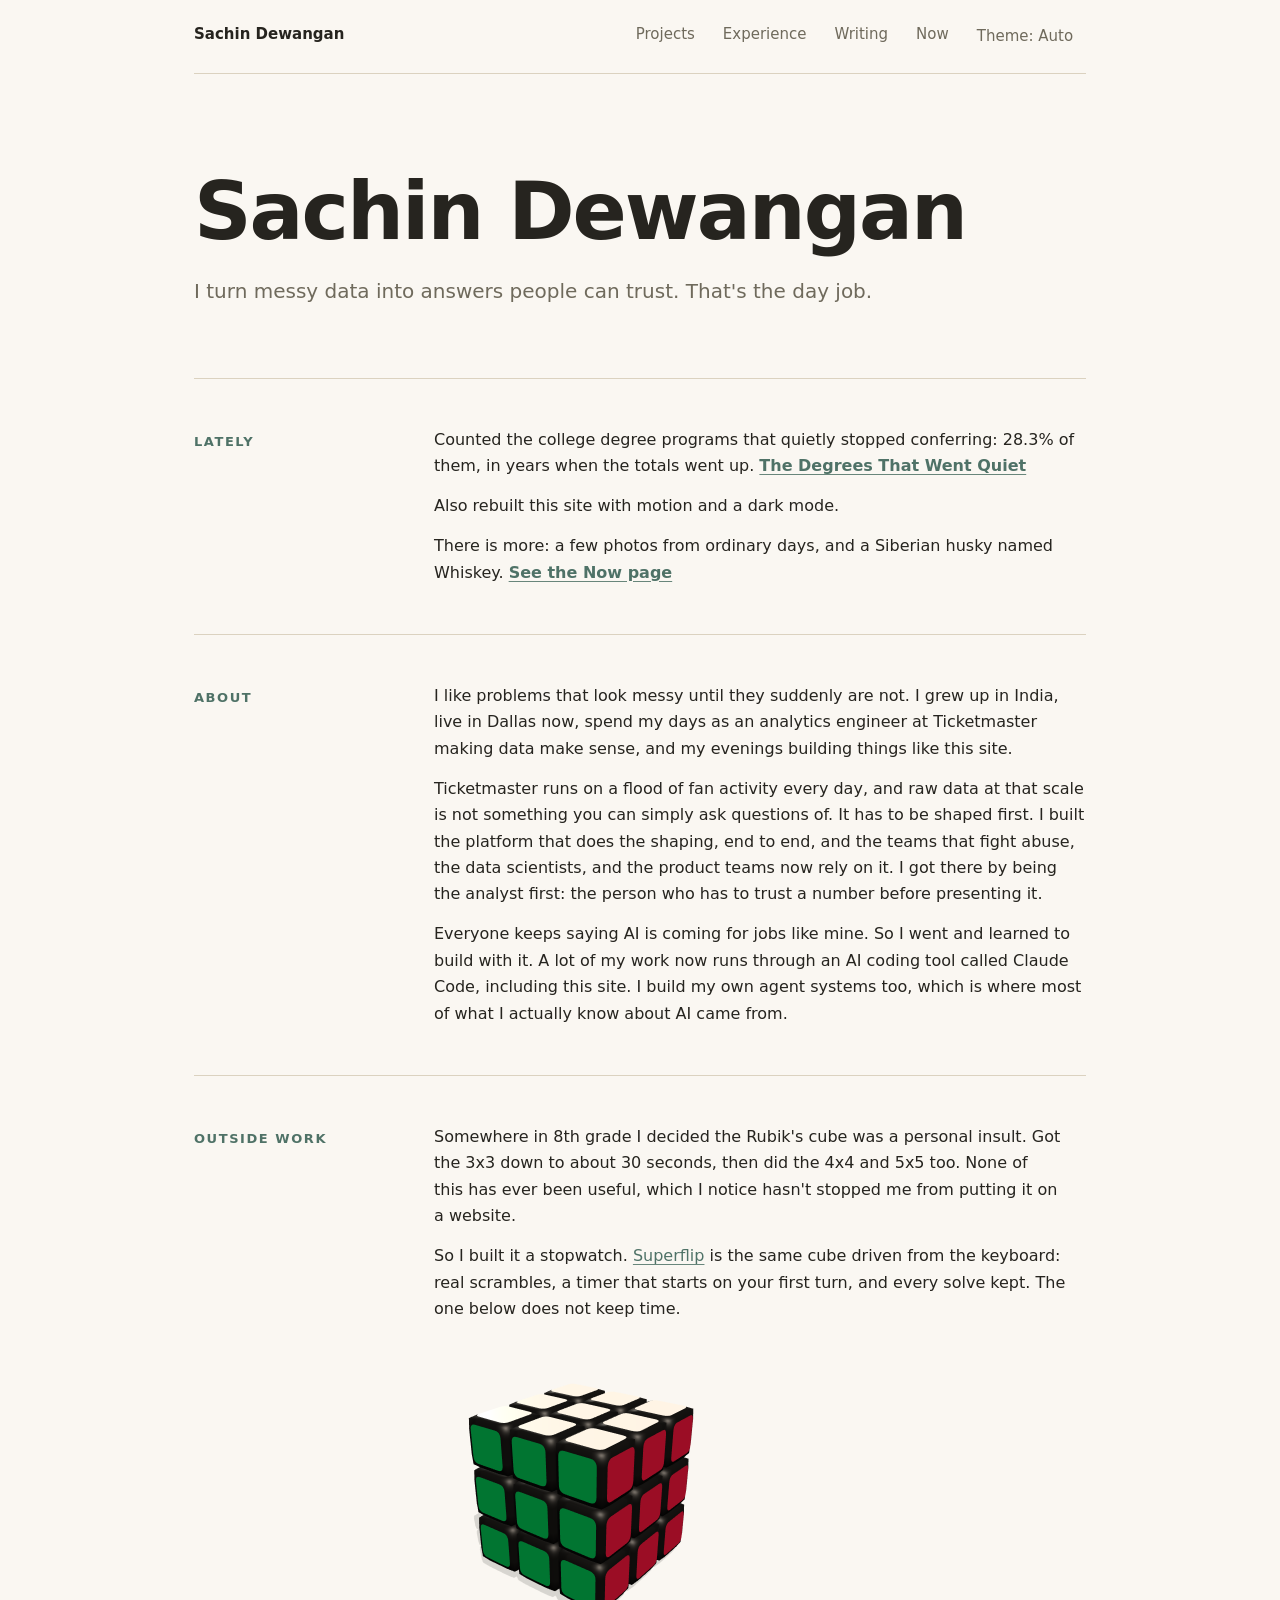
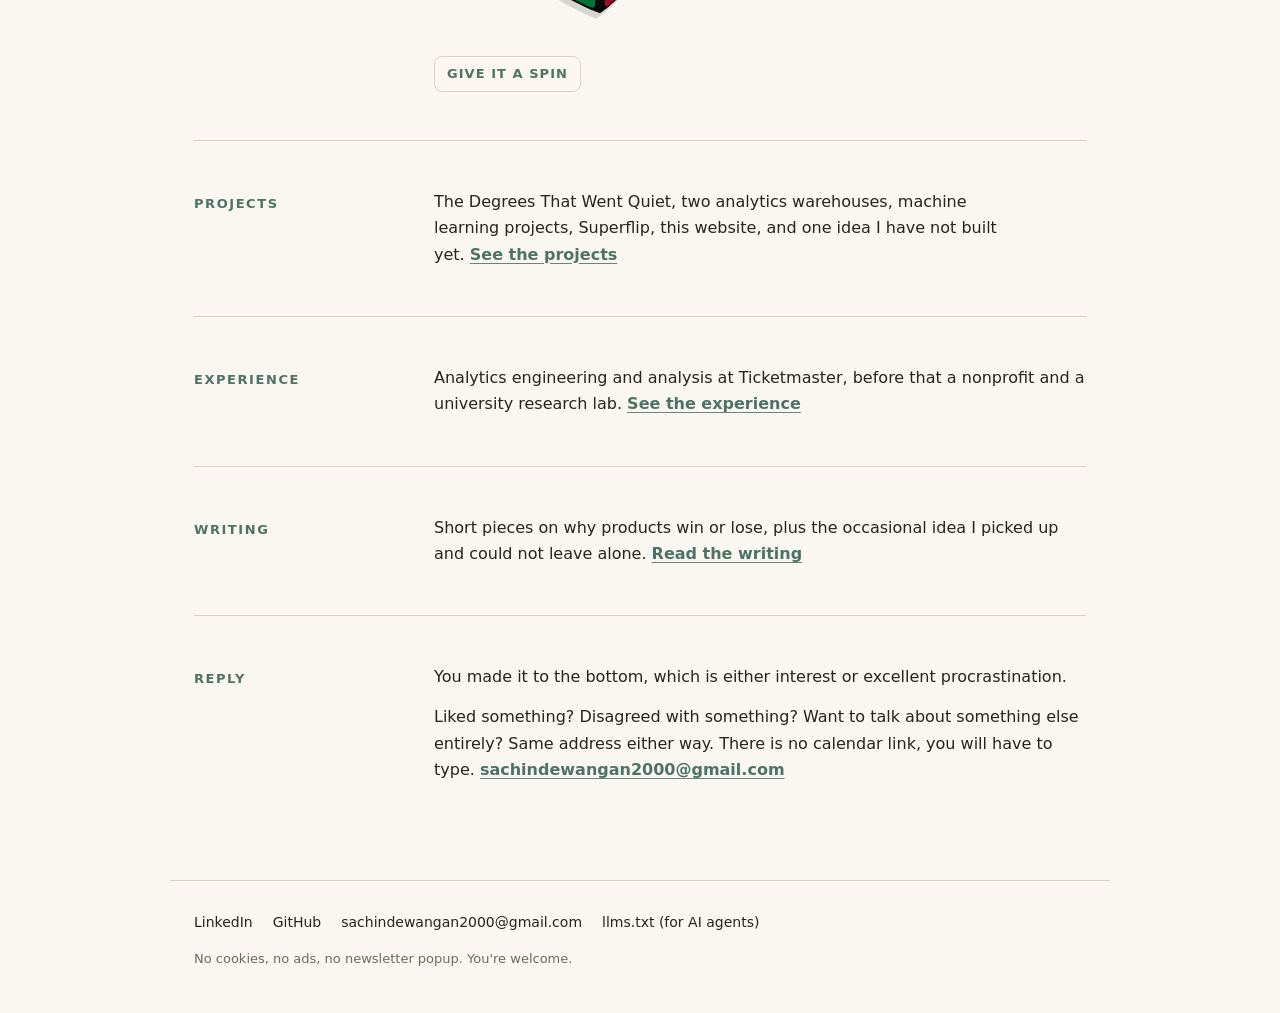
<file: index.html>
<!DOCTYPE html>
<html lang="en">
<head>
  <meta charset="UTF-8">
  <meta name="viewport" content="width=device-width, initial-scale=1.0">
  <meta name="color-scheme" content="light dark">
  <title>Sachin Dewangan · Analytics Engineer</title>
  <meta name="description" content="Sachin Dewangan, analytics engineer at Ticketmaster. I turn messy data into answers people can trust. Projects, experience, and writing.">
  <meta property="og:title" content="Sachin Dewangan · Analytics Engineer">
  <meta property="og:description" content="I turn messy data into answers people can trust. Projects, experience, and writing.">
  <meta property="og:type" content="website">
  <meta property="og:url" content="https://sachindew27.github.io/">
  <link rel="canonical" href="https://sachindew27.github.io/">
  <meta name="twitter:card" content="summary">
  <script>
  (function () {
    try {
      var t = localStorage.getItem('theme');
      if (t === 'light' || t === 'dark') document.documentElement.setAttribute('data-theme', t);
    } catch (e) {}
  })();
  </script>
  <link rel="stylesheet" href="styles/reset.css">
  <link rel="stylesheet" href="styles/variants/swisoft.css">
</head>
<body>

  <a class="skip-link" href="#main">Skip to content</a>

  <header class="site-header">
    <nav class="site-nav" aria-label="main">
      <a class="nav-home" href="index.html">Sachin Dewangan</a>
      <a href="projects.html">Projects</a>
      <a href="experience.html">Experience</a>
      <a href="writing.html">Writing</a>
      <a href="now.html">Now</a>
      <button class="theme-toggle" type="button" hidden>Theme:&nbsp;<span class="theme-word">Auto</span></button>
    </nav>
    <span class="visually-hidden" role="status" id="theme-status"></span>
  </header>

  <script>
  (function () {
    var doc = document.documentElement;
    var btn = document.querySelector('.theme-toggle');
    if (!btn) return;
    var word = btn.querySelector('.theme-word');
    var status = document.getElementById('theme-status');
    function current() {
      var t = doc.getAttribute('data-theme');
      return t === 'light' || t === 'dark' ? t : null;
    }
    function paint(t) {
      word.textContent = t === 'dark' ? 'Dark' : t === 'light' ? 'Light' : 'Auto';
    }
    function apply(t) {
      if (t) { doc.setAttribute('data-theme', t); } else { doc.removeAttribute('data-theme'); }
      try { t ? localStorage.setItem('theme', t) : localStorage.removeItem('theme'); } catch (e) {}
      paint(t);
      if (status) status.textContent = 'Theme: ' + (t || 'auto, follows your device');
    }
    paint(current());
    btn.hidden = false;
    btn.addEventListener('click', function () {
      var t = current();
      var dark = matchMedia('(prefers-color-scheme: dark)').matches;
      var opp = dark ? 'light' : 'dark';
      var same = dark ? 'dark' : 'light';
      apply(t === null ? opp : t === opp ? same : null);
    });
  })();
  </script>

  <main id="main" class="page page-home">

    <section class="hero">
      <h1 class="hero-name">Sachin Dewangan</h1>
      <p class="hero-tagline">I turn messy data into answers people can trust.
        That's the day job.</p>
    </section>

    <section class="now teaser">
      <h2>Lately</h2>
      <p>Counted the college degree programs that quietly stopped conferring: 28.3% of
        them, in years when the totals went up.
        <a href="https://sachindew27.github.io/degrees-that-went-quiet/" target="_blank" rel="noopener noreferrer">The Degrees That Went Quiet</a></p>
      <p>Also rebuilt this site with motion and a dark mode.</p>
      <p>There is more: a few photos from ordinary days, and a Siberian husky
        named Whiskey. <a href="now.html">See the Now page</a></p>
    </section>

    <section class="about">
      <h2>About</h2>
      <div class="front">
        <p>I like problems that look messy until they suddenly are not. I grew up in
          India, live in Dallas now, spend my days as an analytics engineer at
          Ticketmaster making data make sense, and my evenings building things like this
          site.</p>
        <p>Ticketmaster runs on a flood of fan activity every day, and raw data at that
          scale is not something you can simply ask questions of. It has to be shaped
          first. I built the platform that does the shaping, end to end, and the teams
          that fight abuse, the data scientists, and the product teams now rely on it. I
          got there by being the analyst first: the person who has to trust a number
          before presenting it.</p>
        <p>Everyone keeps saying AI is coming for jobs like mine. So I went and learned
          to build with it. A lot of my work now runs through an AI coding tool called
          Claude Code, including this site. I build my own agent systems too, which is
          where most of what I actually know about AI came from.</p>
      </div>
    </section>

    <section class="interests">
      <h2>Outside work</h2>
      <article class="interest cubes">
        <p>Somewhere in 8th grade I decided the Rubik's cube was a personal insult. Got
          the 3x3 down to about 30 seconds, then did the 4x4 and 5x5 too. None of this has ever been useful, which I notice hasn't stopped me from putting it on a website.</p>
        <p>So I built it a stopwatch. <a href="https://sachindew27.github.io/superflip/" target="_blank" rel="noopener noreferrer">Superflip</a> is the same cube driven from the keyboard: real scrambles, a timer that starts on your first turn, and every solve kept. The one below does not keep time.</p>
        <div class="cube-slot" id="cube-slot">
          <img class="cube-poster" src="img/cube-poster.png" width="600" height="600"
               loading="lazy" decoding="async" alt="">
        </div>
        <button class="cube-toggle" id="cube-toggle" type="button" hidden aria-expanded="false" aria-controls="cube-slot">Give it a spin</button>
        <div class="cube-keys" id="cube-keys" hidden>
          <div class="cube-keys-row" id="cube-keys-row"></div>
          <p class="cube-keys-note">Shift reverses a turn. Click a key, press a new
            one to rebind. <button class="cube-keys-reset" id="cube-keys-reset" type="button">Reset keys</button></p>
        </div>
      </article>

      <script>
      (function () {
        var slot = document.getElementById('cube-slot');
        var btn = document.getElementById('cube-toggle');
        if (!slot || !btn) return;
        var poster = slot.querySelector('.cube-poster');
        var keysWrap = document.getElementById('cube-keys');
        var keysRow = document.getElementById('cube-keys-row');
        var keysReset = document.getElementById('cube-keys-reset');
        var GROW = 'Give it a spin';
        var SHRINK = "That's enough cube";
        var NO_GL = 'The cube needs WebGL 2, and this browser says no';
        var api = null;
        var loading = false;
        var dead = false;
        var big = false;
        var listening = null;

        function setBig(want) {
          big = want;
          slot.classList.toggle('is-big', big);
          btn.setAttribute('aria-expanded', big ? 'true' : 'false');
          btn.textContent = big ? SHRINK : GROW;
          if (api) { if (big) { api.expand(); slot.focus({ preventScroll: true }); } else { api.collapse(); } }
        }

        var GLYPHS = { ArrowLeft: '←', ArrowRight: '→', ArrowUp: '↑', ArrowDown: '↓' };

        function keyName(code) {
          if (code === undefined || code === null) return '?';
          if (GLYPHS[code]) return GLYPHS[code];
          return String(code).replace(/^Key/, '').replace(/^Digit/, '');
        }

        function readBindings(K) {
          var raw = {};
          if (typeof K.getBindings === 'function') raw = K.getBindings();
          else if (typeof K.get === 'function') raw = K.get();
          var flat = {};
          Object.keys(raw).forEach(function (k) {
            var v = raw[k];
            if (v && typeof v === 'object') {
              Object.keys(v).forEach(function (id) { flat[id] = v[id]; });
            } else {
              flat[k] = v;
            }
          });
          return flat;
        }

        function actionList(K) {
          var raw = K.actions;
          var out = [];
          if (raw && typeof raw.forEach === 'function') {
            raw.forEach(function (a) {
              if (typeof a === 'string') {
                out.push({ id: a, label: a });
              } else if (a) {
                var id = a.id || a.name || a.action;
                out.push({ id: id, label: a.label || id });
              }
            });
          } else if (raw) {
            Object.keys(raw).forEach(function (k) {
              var v = raw[k];
              out.push({ id: k, label: typeof v === 'string' ? v : (v && v.label) || k });
            });
          }
          return out;
        }

        function stopListening() {
          if (listening === null) return;
          document.removeEventListener('keydown', listening.onKey, true);
          listening.chip.classList.remove('is-listening');
          listening.kbd.textContent = listening.prev;
          listening = null;
        }

        function flash(chip) {
          chip.classList.add('is-clash');
          setTimeout(function () { chip.classList.remove('is-clash'); }, 450);
        }

        function refocus(id) {
          var kids = keysRow.children;
          for (var i = 0; i < kids.length; i++) {
            if (kids[i].getAttribute('data-action') === id) { kids[i].focus(); return; }
          }
        }

        function listen(K, chip, kbd, id) {
          var again = listening !== null && listening.chip === chip;
          stopListening();
          if (again) return;
          function onKey(e) {
            if (e.key === 'Tab') { stopListening(); return; }
            e.preventDefault();
            e.stopPropagation();
            if (e.key === 'Escape') { stopListening(); return; }
            if (e.key === 'Shift' || e.key === 'Control' || e.key === 'Alt' || e.key === 'Meta') return;
            var accepted = typeof K.set === 'function' ? K.set(id, e.code) : false;
            if (accepted === false) { flash(chip); return; }
            stopListening();
            renderChips(K);
            refocus(id);
          }
          listening = { chip: chip, kbd: kbd, prev: kbd.textContent, onKey: onKey };
          chip.classList.add('is-listening');
          kbd.textContent = '...';
          document.addEventListener('keydown', onKey, true);
        }

        function renderChips(K) {
          var bound = readBindings(K);
          keysRow.replaceChildren();
          actionList(K).forEach(function (a) {
            var chip = document.createElement('button');
            chip.type = 'button';
            chip.className = 'cube-key';
            chip.setAttribute('data-action', a.id);
            var act = document.createElement('span');
            act.className = 'cube-key-act';
            act.textContent = a.label;
            var kbd = document.createElement('kbd');
            kbd.textContent = keyName(bound[a.id]);
            chip.append(act, kbd);
            chip.addEventListener('click', function () { listen(K, chip, kbd, a.id); });
            keysRow.append(chip);
          });
        }

        function showKeys() {
          var K = api.keys;
          if (K === undefined || K === null) return;
          if (actionList(K).length === 0) return;
          renderChips(K);
          keysWrap.hidden = false;
        }

        function boot(res) {
          loading = false;
          if (res && res.ok) {
            api = res;
            slot.setAttribute('tabindex', '0');
            slot.setAttribute('role', 'application');
            slot.setAttribute('aria-label', 'Interactive Rubik\'s cube. Cube keys turn faces, arrow keys spin it, Escape shrinks it.');
            slot.addEventListener('pointerdown', function () { slot.focus({ preventScroll: true }); });
            setBig(true);
            showKeys();
            slot.focus({ preventScroll: true });
          } else {
            dead = true;
            btn.textContent = NO_GL;
            btn.disabled = true;
          }
        }

        function wake() {
          if (dead || loading) return;
          if (api) { setBig(big === false); return; }
          loading = true;
          btn.textContent = 'Waking the cube';
          import('./js/cube.js').then(function (mod) {
            return mod.initCube(slot);
          }).then(boot, function () { boot(null); });
        }

        btn.addEventListener('click', wake);
        if (poster) poster.addEventListener('click', wake);
        keysReset.addEventListener('click', function () {
          stopListening();
          var K = api === null ? null : api.keys;
          if (K && typeof K.reset === 'function') { K.reset(); renderChips(K); }
        });
        document.addEventListener('keydown', function (e) {
          if (e.key === 'Escape' && big) setBig(false);
        });
        btn.hidden = false;
      })();
      </script>
    </section>

    <section class="teaser">
      <h2>Projects</h2>
      <p>The Degrees That Went Quiet, two analytics warehouses, machine learning
        projects, Superflip, this website, and one idea
        I have not built yet. <a href="projects.html">See the projects</a></p>
    </section>

    <section class="teaser">
      <h2>Experience</h2>
      <p>Analytics engineering and analysis at Ticketmaster, before that a nonprofit
        and a university research lab. <a href="experience.html">See the experience</a></p>
    </section>

    <section class="teaser">
      <h2>Writing</h2>
      <p>Short pieces on why products win or lose, plus the occasional idea I picked up and could not leave alone.
        <a href="writing.html">Read the writing</a></p>
    </section>

    <section class="teaser">
      <h2>Reply</h2>
      <p>You made it to the bottom, which is either interest or excellent
        procrastination.</p>
      <p>Liked something? Disagreed with something? Want to talk about something else
        entirely? Same address either way. There is no calendar link, you will have to
        type. <a href="mailto:sachindewangan2000@gmail.com?subject=From%20your%20site">sachindewangan2000@gmail.com</a></p>
    </section>

  </main>

  <footer class="site-footer">
    <p class="links">
      <a href="https://linkedin.com/in/sachindewangan" target="_blank" rel="noopener noreferrer">LinkedIn</a>
      <a href="https://github.com/sachindew27" target="_blank" rel="noopener noreferrer">GitHub</a>
      <a href="mailto:sachindewangan2000@gmail.com">sachindewangan2000@gmail.com</a>
      <a href="llms.txt" target="_blank" rel="noopener noreferrer">llms.txt (for AI agents)</a>
    </p>
    <p class="quip">No cookies, no ads, no newsletter popup. You're welcome.</p>
  </footer>

  <script defer src='https://static.cloudflareinsights.com/beacon.min.js' data-cf-beacon='{"token": "39bd2064e6d049cc953d9f4d8ce1fdd3"}'></script>
</body>
</html>
</file>
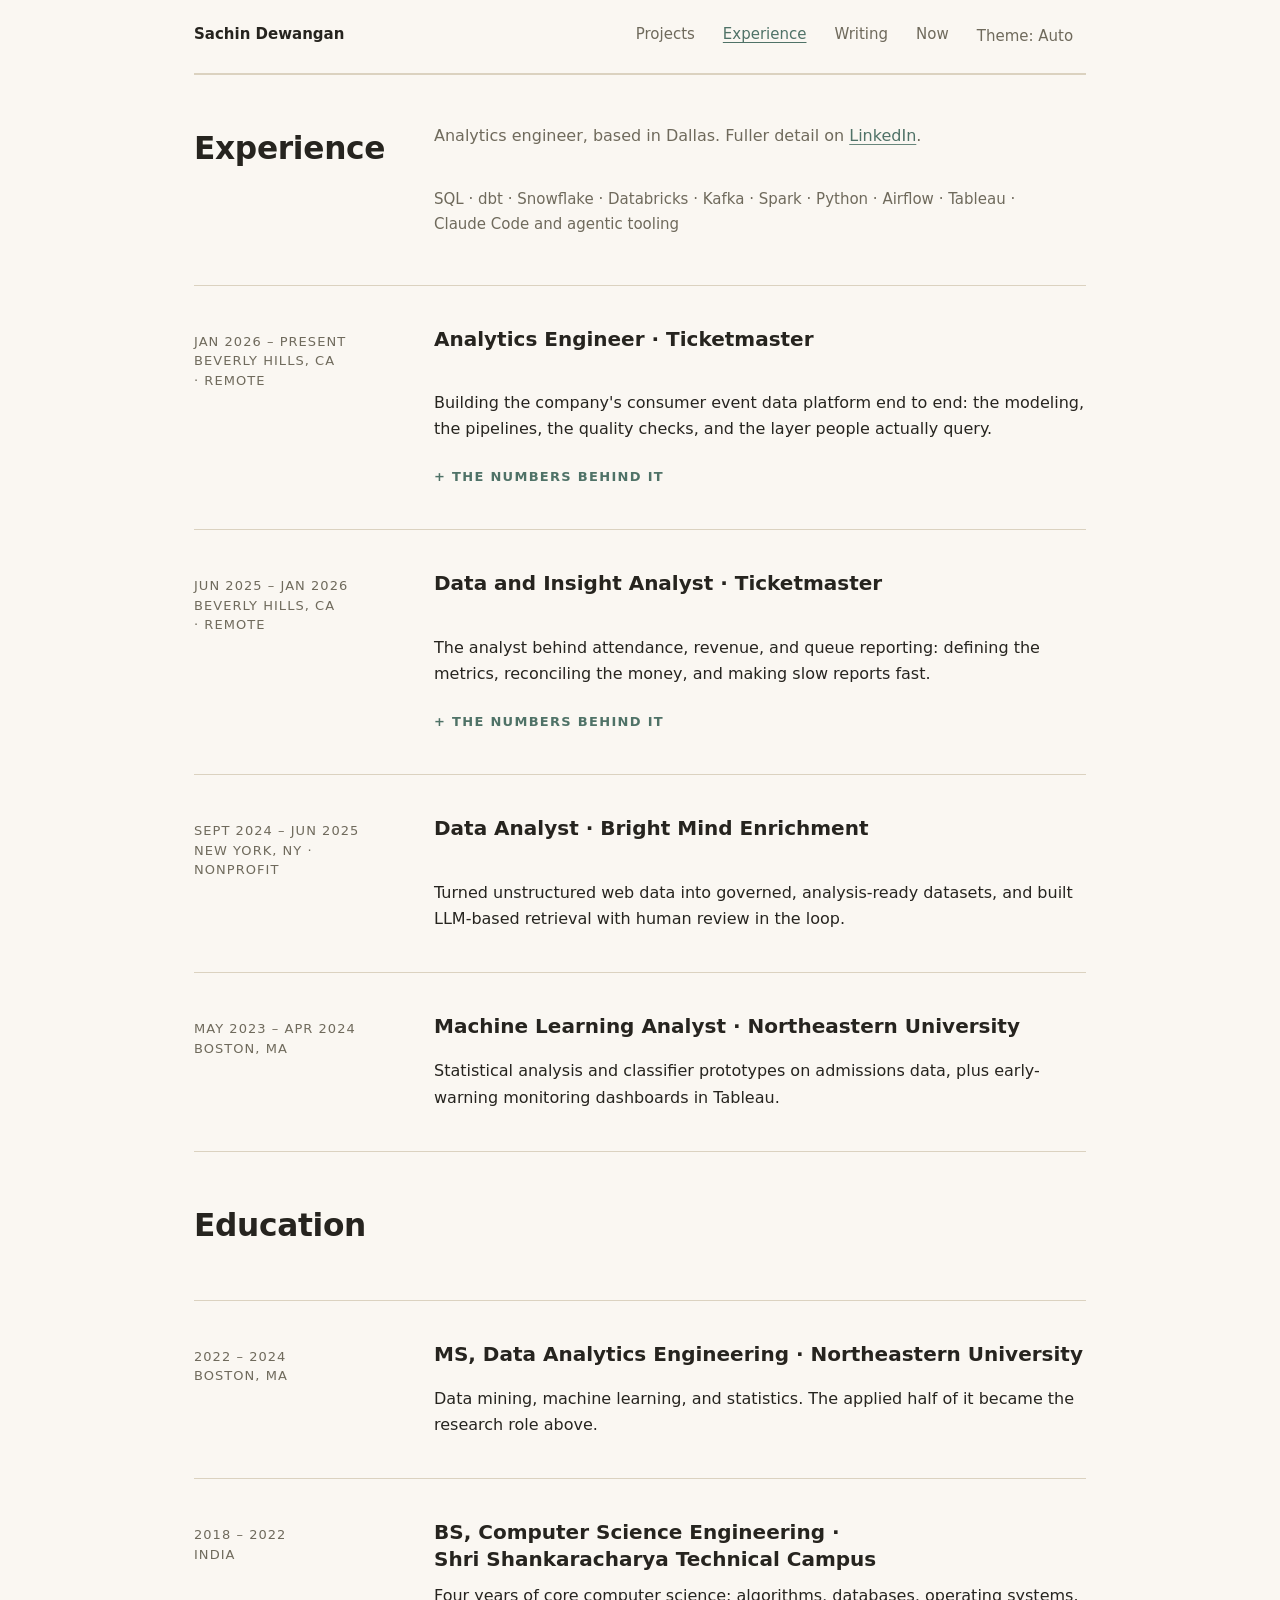
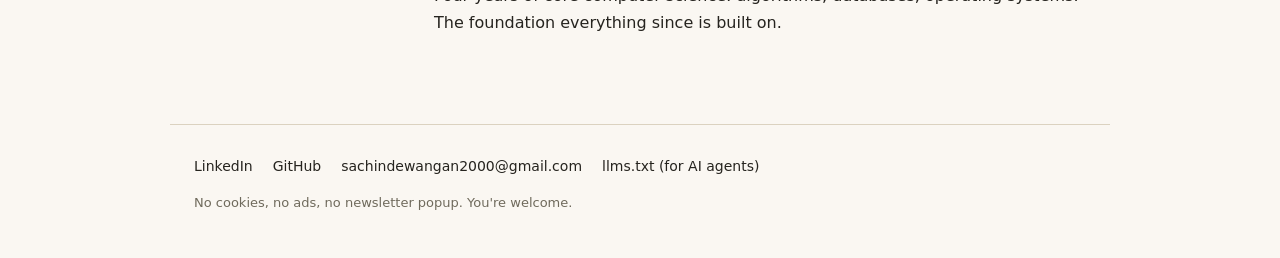
<file: experience.html>
<!DOCTYPE html>
<html lang="en">
<head>
  <meta charset="UTF-8">
  <meta name="viewport" content="width=device-width, initial-scale=1.0">
  <meta name="color-scheme" content="light dark">
  <title>Experience · Sachin Dewangan</title>
  <meta name="description" content="Sachin Dewangan's professional record: analytics engineering and analysis at Ticketmaster, a nonprofit data role, a university research lab, and education.">
  <meta property="og:title" content="Experience · Sachin Dewangan">
  <meta property="og:description" content="Analytics engineering and analysis at Ticketmaster, a nonprofit data role, a university research lab, and education.">
  <meta property="og:type" content="website">
  <meta property="og:url" content="https://sachindew27.github.io/experience.html">
  <link rel="canonical" href="https://sachindew27.github.io/experience.html">
  <meta name="twitter:card" content="summary">
  <script>
  (function () {
    try {
      var t = localStorage.getItem('theme');
      if (t === 'light' || t === 'dark') document.documentElement.setAttribute('data-theme', t);
    } catch (e) {}
  })();
  </script>
  <link rel="stylesheet" href="styles/reset.css">
  <link rel="stylesheet" href="styles/variants/swisoft.css">
</head>
<body>

  <a class="skip-link" href="#main">Skip to content</a>

  <header class="site-header">
    <nav class="site-nav" aria-label="main">
      <a class="nav-home" href="index.html">Sachin Dewangan</a>
      <a href="projects.html">Projects</a>
      <a href="experience.html" aria-current="page">Experience</a>
      <a href="writing.html">Writing</a>
      <a href="now.html">Now</a>
      <button class="theme-toggle" type="button" hidden>Theme:&nbsp;<span class="theme-word">Auto</span></button>
    </nav>
    <span class="visually-hidden" role="status" id="theme-status"></span>
  </header>

  <script>
  (function () {
    var doc = document.documentElement;
    var btn = document.querySelector('.theme-toggle');
    if (!btn) return;
    var word = btn.querySelector('.theme-word');
    var status = document.getElementById('theme-status');
    function current() {
      var t = doc.getAttribute('data-theme');
      return t === 'light' || t === 'dark' ? t : null;
    }
    function paint(t) {
      word.textContent = t === 'dark' ? 'Dark' : t === 'light' ? 'Light' : 'Auto';
    }
    function apply(t) {
      if (t) { doc.setAttribute('data-theme', t); } else { doc.removeAttribute('data-theme'); }
      try { t ? localStorage.setItem('theme', t) : localStorage.removeItem('theme'); } catch (e) {}
      paint(t);
      if (status) status.textContent = 'Theme: ' + (t || 'auto, follows your device');
    }
    paint(current());
    btn.hidden = false;
    btn.addEventListener('click', function () {
      var t = current();
      var dark = matchMedia('(prefers-color-scheme: dark)').matches;
      var opp = dark ? 'light' : 'dark';
      var same = dark ? 'dark' : 'light';
      apply(t === null ? opp : t === opp ? same : null);
    });
  })();
  </script>

  <main id="main" class="page page-experience">

    <section class="projects-head">
      <h1>Experience</h1>
      <p class="projects-intro">Analytics engineer, based in Dallas. Fuller detail on
        <a href="https://linkedin.com/in/sachindewangan" target="_blank" rel="noopener noreferrer">LinkedIn</a>.</p>
      <p class="stack">SQL · dbt · Snowflake · Databricks · Kafka · Spark · Python ·
        Airflow · Tableau · Claude Code and agentic tooling</p>
    </section>

    <article class="card">
      <h2>Analytics Engineer · Ticketmaster</h2>
      <p class="card-status">Jan 2026 – present<br>Beverly Hills, CA · remote</p>
      <div class="front">
        <p>Building the company's consumer event data platform end to end: the modeling,
          the pipelines, the quality checks, and the layer people actually query.</p>
      </div>
      <details class="depth">
        <summary>The numbers behind it</summary>
        <p>Sole engineer on the platform. Domain-aligned data modeling, partitioned
          tables at multiple grains, a 71-check validation suite running on every
          refresh, and backfill infrastructure built to survive real failure modes. It is
          consumed by data science, abuse-prevention, and product teams.</p>
      </details>
    </article>

    <article class="card">
      <h2>Data and Insight Analyst · Ticketmaster</h2>
      <p class="card-status">Jun 2025 – Jan 2026<br>Beverly Hills, CA · remote</p>
      <div class="front">
        <p>The analyst behind attendance, revenue, and queue reporting: defining the
          metrics, reconciling the money, and making slow reports fast.</p>
      </div>
      <details class="depth">
        <summary>The numbers behind it</summary>
        <p>Led the semantic layer for a unified attendance model: 80+ metrics across 15+
          ticketing platforms, aligned across product, analytics, and engineering. Built
          finance-grade revenue datasets reconciled to 99%+ accuracy against the
          enterprise source of truth. Cut a core attendance report from 4+ hours to under
          25 minutes. Built a first-of-its-kind queue-classification dataset for abuse
          monitoring.</p>
      </details>
    </article>

    <article class="card">
      <h2>Data Analyst · Bright Mind Enrichment</h2>
      <p class="card-status">Sept 2024 – Jun 2025<br>New York, NY · nonprofit</p>
      <div class="front">
        <p>Turned unstructured web data into governed, analysis-ready datasets, and
          built LLM-based retrieval with human review in the loop.</p>
      </div>
    </article>

    <article class="card">
      <h2>Machine Learning Analyst · Northeastern University</h2>
      <p class="card-status">May 2023 – Apr 2024<br>Boston, MA</p>
      <div class="front">
        <p>Statistical analysis and classifier prototypes on admissions data, plus
          early-warning monitoring dashboards in Tableau.</p>
      </div>
    </article>

    <section class="projects-head">
      <h2>Education</h2>
    </section>

    <article class="card">
      <h2>MS, Data Analytics Engineering · Northeastern University</h2>
      <p class="card-status">2022 – 2024<br>Boston, MA</p>
      <div class="front">
        <p>Data mining, machine learning, and statistics. The applied half of it became
          the research role above.</p>
      </div>
    </article>

    <article class="card">
      <h2>BS, Computer Science Engineering · Shri Shankaracharya Technical Campus</h2>
      <p class="card-status">2018 – 2022<br>India</p>
      <div class="front">
        <p>Four years of core computer science: algorithms, databases, operating systems.
          The foundation everything since is built on.</p>
      </div>
    </article>

  </main>

  <footer class="site-footer">
    <p class="links">
      <a href="https://linkedin.com/in/sachindewangan" target="_blank" rel="noopener noreferrer">LinkedIn</a>
      <a href="https://github.com/sachindew27" target="_blank" rel="noopener noreferrer">GitHub</a>
      <a href="mailto:sachindewangan2000@gmail.com">sachindewangan2000@gmail.com</a>
      <a href="llms.txt" target="_blank" rel="noopener noreferrer">llms.txt (for AI agents)</a>
    </p>
    <p class="quip">No cookies, no ads, no newsletter popup. You're welcome.</p>
  </footer>

  <script defer src='https://static.cloudflareinsights.com/beacon.min.js' data-cf-beacon='{"token": "39bd2064e6d049cc953d9f4d8ce1fdd3"}'></script>
</body>
</html>
</file>
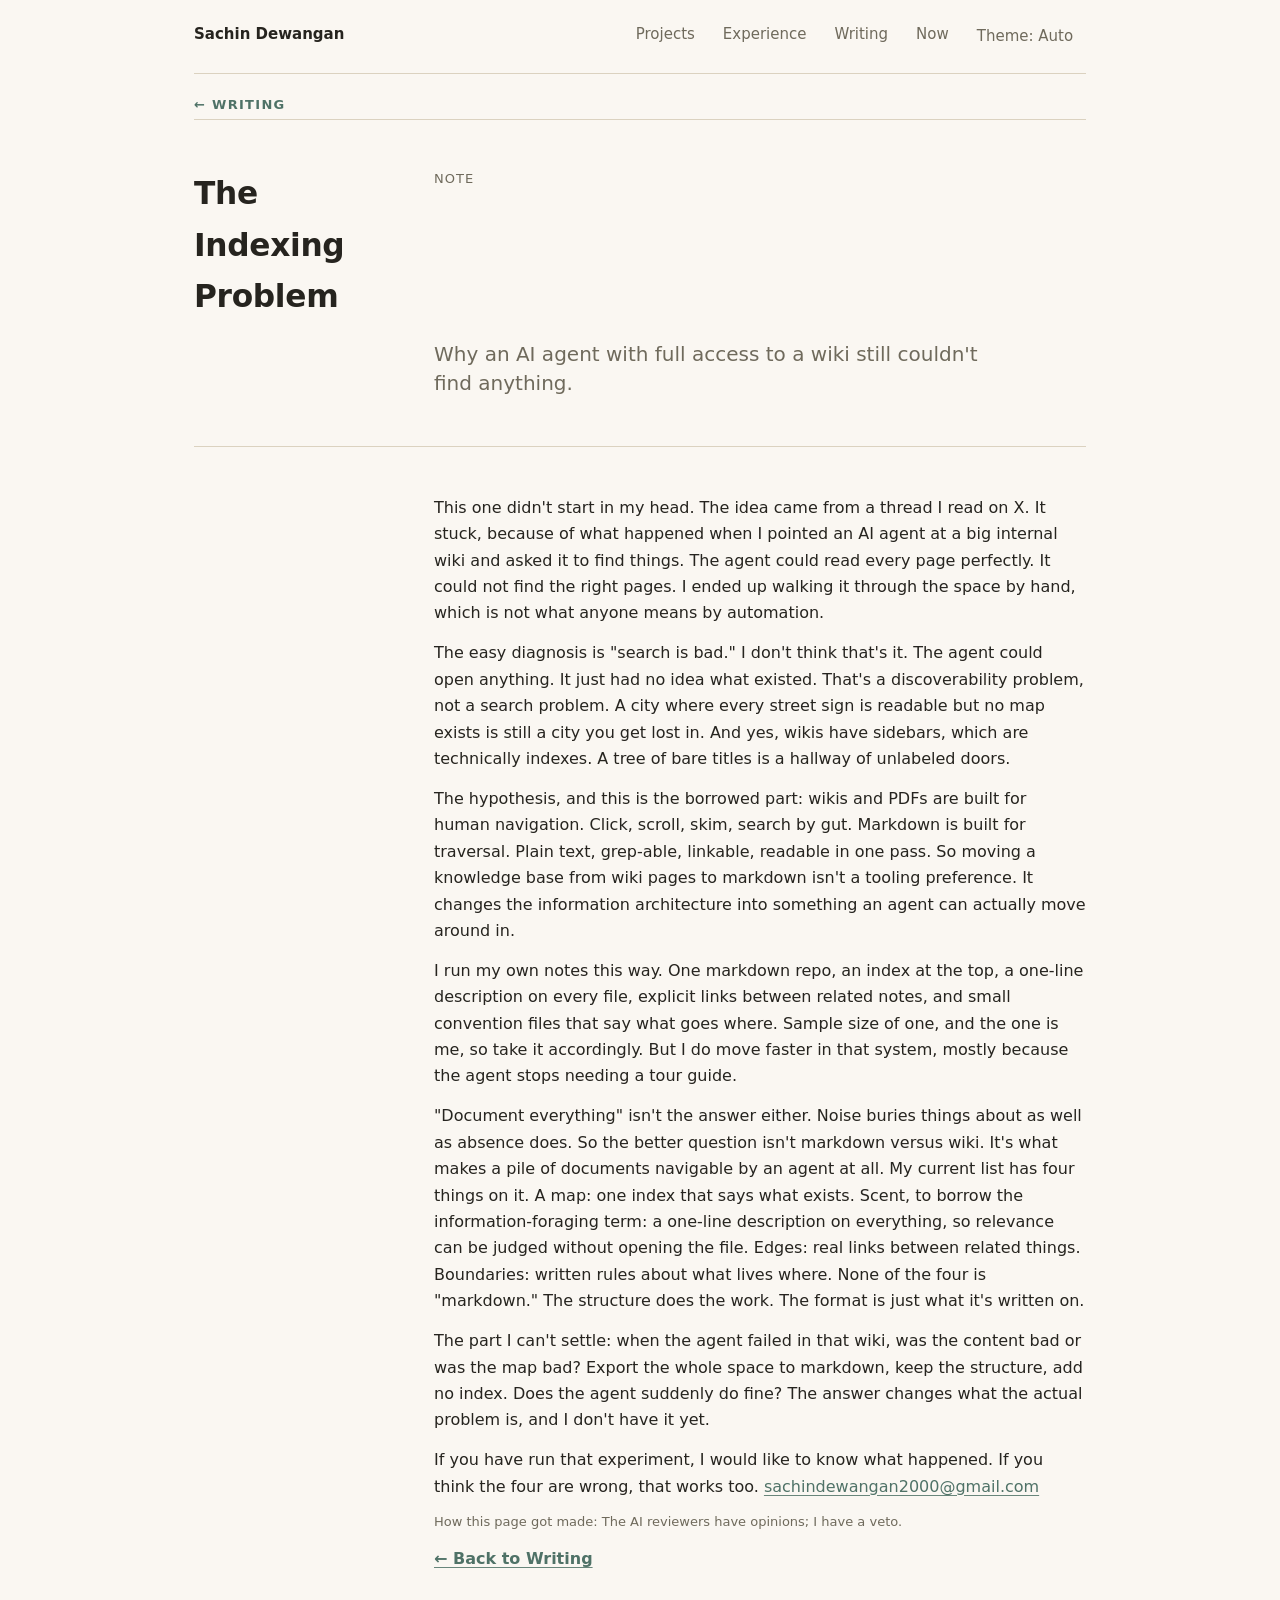
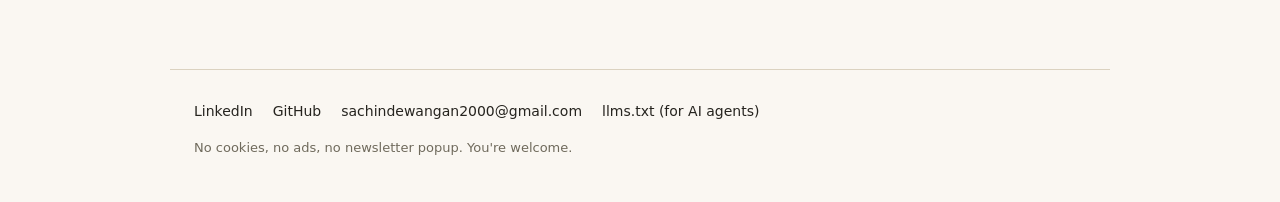
<file: indexing-problem.html>
<!DOCTYPE html>
<html lang="en">
<head>
  <meta charset="UTF-8">
  <meta name="viewport" content="width=device-width, initial-scale=1.0">
  <meta name="color-scheme" content="light dark">
  <title>The Indexing Problem · Sachin Dewangan</title>
  <meta name="description" content="Why an AI agent with full access to a wiki still could not find anything, and what makes a body of documents navigable at all.">
  <meta property="og:title" content="The Indexing Problem · Sachin Dewangan">
  <meta property="og:description" content="Why an AI agent with full access to a wiki still could not find anything, and what makes a body of documents navigable at all.">
  <meta property="og:type" content="article">
  <meta property="og:url" content="https://sachindew27.github.io/indexing-problem.html">
  <link rel="canonical" href="https://sachindew27.github.io/indexing-problem.html">
  <meta name="twitter:card" content="summary">
  <script>
  (function () {
    try {
      var t = localStorage.getItem('theme');
      if (t === 'light' || t === 'dark') document.documentElement.setAttribute('data-theme', t);
    } catch (e) {}
  })();
  </script>
  <link rel="stylesheet" href="styles/reset.css">
  <link rel="stylesheet" href="styles/variants/swisoft.css">
</head>
<body>

  <a class="skip-link" href="#main">Skip to content</a>

  <header class="site-header">
    <nav class="site-nav" aria-label="main">
      <a class="nav-home" href="index.html">Sachin Dewangan</a>
      <a href="projects.html">Projects</a>
      <a href="experience.html">Experience</a>
      <a href="writing.html">Writing</a>
      <a href="now.html">Now</a>
      <button class="theme-toggle" type="button" hidden>Theme:&nbsp;<span class="theme-word">Auto</span></button>
    </nav>
    <span class="visually-hidden" role="status" id="theme-status"></span>
  </header>

  <script>
  (function () {
    var doc = document.documentElement;
    var btn = document.querySelector('.theme-toggle');
    if (!btn) return;
    var word = btn.querySelector('.theme-word');
    var status = document.getElementById('theme-status');
    function current() {
      var t = doc.getAttribute('data-theme');
      return t === 'light' || t === 'dark' ? t : null;
    }
    function paint(t) {
      word.textContent = t === 'dark' ? 'Dark' : t === 'light' ? 'Light' : 'Auto';
    }
    function apply(t) {
      if (t) { doc.setAttribute('data-theme', t); } else { doc.removeAttribute('data-theme'); }
      try { t ? localStorage.setItem('theme', t) : localStorage.removeItem('theme'); } catch (e) {}
      paint(t);
      if (status) status.textContent = 'Theme: ' + (t || 'auto, follows your device');
    }
    paint(current());
    btn.hidden = false;
    btn.addEventListener('click', function () {
      var t = current();
      var dark = matchMedia('(prefers-color-scheme: dark)').matches;
      var opp = dark ? 'light' : 'dark';
      var same = dark ? 'dark' : 'light';
      apply(t === null ? opp : t === opp ? same : null);
    });
  })();
  </script>

  <main id="main" class="page page-projects">

    <nav class="piece-back" aria-label="back to writing">
      <a href="writing.html">&#8592; Writing</a>
    </nav>

    <section class="projects-head piece-head">
      <h1>The Indexing Problem</h1>
      <p class="card-status">note</p>
      <p class="standfirst">Why an AI agent with full access to a wiki still
        couldn't find anything.</p>
    </section>

    <article class="card piece-body" id="indexing-problem">
      <p>This one didn't start in my head. The idea came from a thread I read on X.
        It stuck, because of what happened when I pointed an AI agent at a big
        internal wiki and asked it to find things. The agent could read every page
        perfectly. It could not find the right pages. I ended up walking it through
        the space by hand, which is not what anyone means by automation.</p>

      <p>The easy diagnosis is "search is bad." I don't think that's it. The agent
        could open anything. It just had no idea what existed. That's a
        discoverability problem, not a search problem. A city where every street
        sign is readable but no map exists is still a city you get lost in. And
        yes, wikis have sidebars, which are technically indexes. A tree of bare
        titles is a hallway of unlabeled doors.</p>

      <p>The hypothesis, and this is the borrowed part: wikis and PDFs are built
        for human navigation. Click, scroll, skim, search by gut. Markdown is
        built for traversal. Plain text, grep-able, linkable, readable in one
        pass. So moving a knowledge base from wiki pages to markdown isn't a
        tooling preference. It changes the information architecture into
        something an agent can actually move around in.</p>

      <p>I run my own notes this way. One markdown repo, an index at the top, a
        one-line description on every file, explicit links between related notes,
        and small convention files that say what goes where. Sample size of one,
        and the one is me, so take it accordingly. But I do move faster in that
        system, mostly because the agent stops needing a tour guide.</p>

      <p>"Document everything" isn't the answer either. Noise buries things about
        as well as absence does. So the better question isn't markdown versus
        wiki. It's what makes a pile of documents navigable by an agent at all.
        My current list has four things on it. A map: one index that says what
        exists. Scent, to borrow the information-foraging term: a one-line
        description on everything, so relevance can be judged without opening the
        file. Edges: real links between related things. Boundaries: written rules
        about what lives where. None of the four is "markdown." The
        structure does the work. The format is just what it's written on.</p>

      <p>The part I can't settle: when the agent failed in that wiki, was the
        content bad or was the map bad? Export the whole space to markdown, keep
        the structure, add no index. Does the agent suddenly do fine? The answer
        changes what the actual problem is, and I don't have it yet.</p>

      <p>If you have run that experiment, I would like to know what happened. If you
        think the four are wrong, that works too.
        <a href="mailto:sachindewangan2000@gmail.com?subject=The%20Indexing%20Problem">sachindewangan2000@gmail.com</a></p>

      <p class="piece-note">How this page got made: The AI reviewers have opinions;
        I have a veto.</p>

      <p class="piece-end"><a class="cta" href="writing.html">&#8592; Back to Writing</a></p>
    </article>

  </main>

  <footer class="site-footer">
    <p class="links">
      <a href="https://linkedin.com/in/sachindewangan" target="_blank" rel="noopener noreferrer">LinkedIn</a>
      <a href="https://github.com/sachindew27" target="_blank" rel="noopener noreferrer">GitHub</a>
      <a href="mailto:sachindewangan2000@gmail.com">sachindewangan2000@gmail.com</a>
      <a href="llms.txt" target="_blank" rel="noopener noreferrer">llms.txt (for AI agents)</a>
    </p>
    <p class="quip">No cookies, no ads, no newsletter popup. You're welcome.</p>
  </footer>

  <script defer src='https://static.cloudflareinsights.com/beacon.min.js' data-cf-beacon='{"token": "39bd2064e6d049cc953d9f4d8ce1fdd3"}'></script>
</body>
</html>
</file>
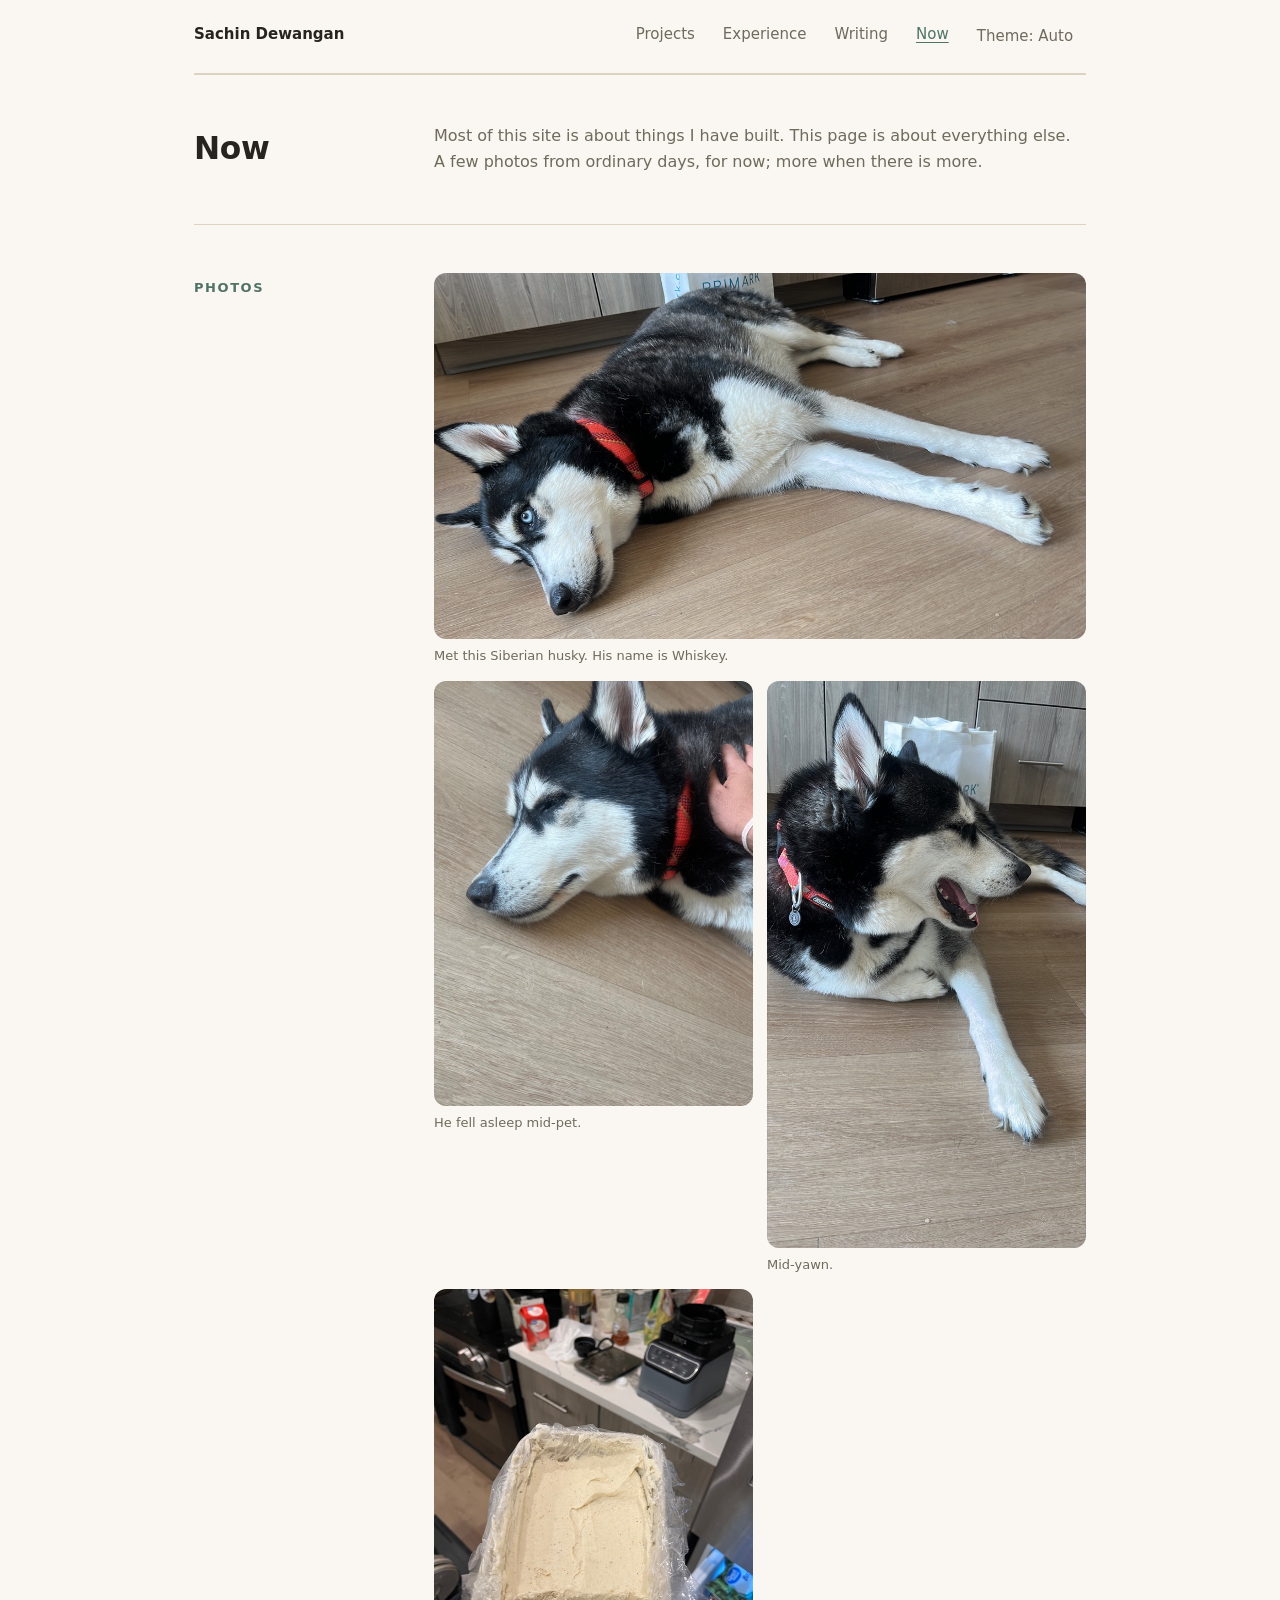
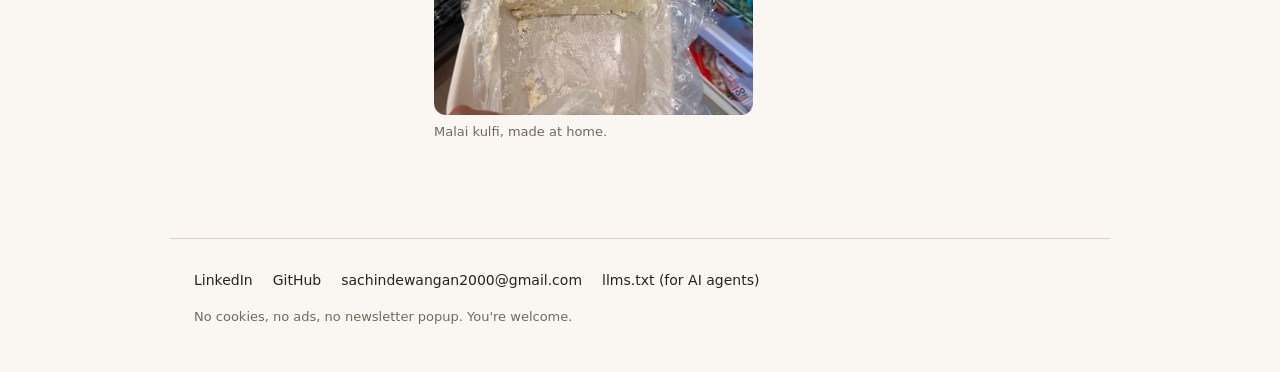
<file: now.html>
<!DOCTYPE html>
<html lang="en">
<head>
  <meta charset="UTF-8">
  <meta name="viewport" content="width=device-width, initial-scale=1.0">
  <meta name="color-scheme" content="light dark">
  <title>Now · Sachin Dewangan</title>
  <meta name="description" content="What Sachin Dewangan is up to lately: a few photos from ordinary days, more as it happens.">
  <meta property="og:title" content="Now · Sachin Dewangan">
  <meta property="og:description" content="What I am up to lately: a few photos from ordinary days, more as it happens.">
  <meta property="og:type" content="website">
  <meta property="og:url" content="https://sachindew27.github.io/now.html">
  <link rel="canonical" href="https://sachindew27.github.io/now.html">
  <meta name="twitter:card" content="summary">
  <script>
  (function () {
    try {
      var t = localStorage.getItem('theme');
      if (t === 'light' || t === 'dark') document.documentElement.setAttribute('data-theme', t);
    } catch (e) {}
  })();
  </script>
  <link rel="stylesheet" href="styles/reset.css">
  <link rel="stylesheet" href="styles/variants/swisoft.css">
</head>
<body>

  <a class="skip-link" href="#main">Skip to content</a>

  <header class="site-header">
    <nav class="site-nav" aria-label="main">
      <a class="nav-home" href="index.html">Sachin Dewangan</a>
      <a href="projects.html">Projects</a>
      <a href="experience.html">Experience</a>
      <a href="writing.html">Writing</a>
      <a href="now.html" aria-current="page">Now</a>
      <button class="theme-toggle" type="button" hidden>Theme:&nbsp;<span class="theme-word">Auto</span></button>
    </nav>
    <span class="visually-hidden" role="status" id="theme-status"></span>
  </header>

  <script>
  (function () {
    var doc = document.documentElement;
    var btn = document.querySelector('.theme-toggle');
    if (!btn) return;
    var word = btn.querySelector('.theme-word');
    var status = document.getElementById('theme-status');
    function current() {
      var t = doc.getAttribute('data-theme');
      return t === 'light' || t === 'dark' ? t : null;
    }
    function paint(t) {
      word.textContent = t === 'dark' ? 'Dark' : t === 'light' ? 'Light' : 'Auto';
    }
    function apply(t) {
      if (t) { doc.setAttribute('data-theme', t); } else { doc.removeAttribute('data-theme'); }
      try { t ? localStorage.setItem('theme', t) : localStorage.removeItem('theme'); } catch (e) {}
      paint(t);
      if (status) status.textContent = 'Theme: ' + (t || 'auto, follows your device');
    }
    paint(current());
    btn.hidden = false;
    btn.addEventListener('click', function () {
      var t = current();
      var dark = matchMedia('(prefers-color-scheme: dark)').matches;
      var opp = dark ? 'light' : 'dark';
      var same = dark ? 'dark' : 'light';
      apply(t === null ? opp : t === opp ? same : null);
    });
  })();
  </script>

  <main id="main" class="page page-now">

    <section class="projects-head">
      <h1>Now</h1>
      <p class="projects-intro">Most of this site is about things I have built. This
        page is about everything else. A few photos from ordinary days, for now;
        more when there is more.</p>
    </section>

    <section class="now-photos">
      <h2>Photos</h2>
      <div class="photo-grid">
        <figure class="photo-wide">
          <img src="img/whiskey-1.jpeg" width="1182" height="665"
               decoding="async"
               alt="Whiskey the Siberian husky lying flat on his side on a wood floor, one blue eye open at the camera">
          <figcaption>Met this Siberian husky. His name is Whiskey.</figcaption>
        </figure>
        <figure>
          <img src="img/whiskey-2.jpeg" width="637" height="850" loading="lazy"
               decoding="async"
               alt="Close-up of Whiskey asleep, a hand resting on his neck">
          <figcaption>He fell asleep mid-pet.</figcaption>
        </figure>
        <figure>
          <img src="img/whiskey-3.jpeg" width="619" height="1100" loading="lazy"
               decoding="async"
               alt="Whiskey mid-yawn in profile, one paw stretched forward">
          <figcaption>Mid-yawn.</figcaption>
        </figure>
        <figure>
          <img src="img/malai-kulfi.jpeg" width="637" height="850" loading="lazy"
               decoding="async"
               alt="A tub of homemade malai kulfi in a plastic-lined tin, held up in a kitchen">
          <figcaption>Malai kulfi, made at home.</figcaption>
        </figure>
      </div>
    </section>

  </main>

  <footer class="site-footer">
    <p class="links">
      <a href="https://linkedin.com/in/sachindewangan" target="_blank" rel="noopener noreferrer">LinkedIn</a>
      <a href="https://github.com/sachindew27" target="_blank" rel="noopener noreferrer">GitHub</a>
      <a href="mailto:sachindewangan2000@gmail.com">sachindewangan2000@gmail.com</a>
      <a href="llms.txt" target="_blank" rel="noopener noreferrer">llms.txt (for AI agents)</a>
    </p>
    <p class="quip">No cookies, no ads, no newsletter popup. You're welcome.</p>
  </footer>

  <script defer src='https://static.cloudflareinsights.com/beacon.min.js' data-cf-beacon='{"token": "39bd2064e6d049cc953d9f4d8ce1fdd3"}'></script>
</body>
</html>
</file>
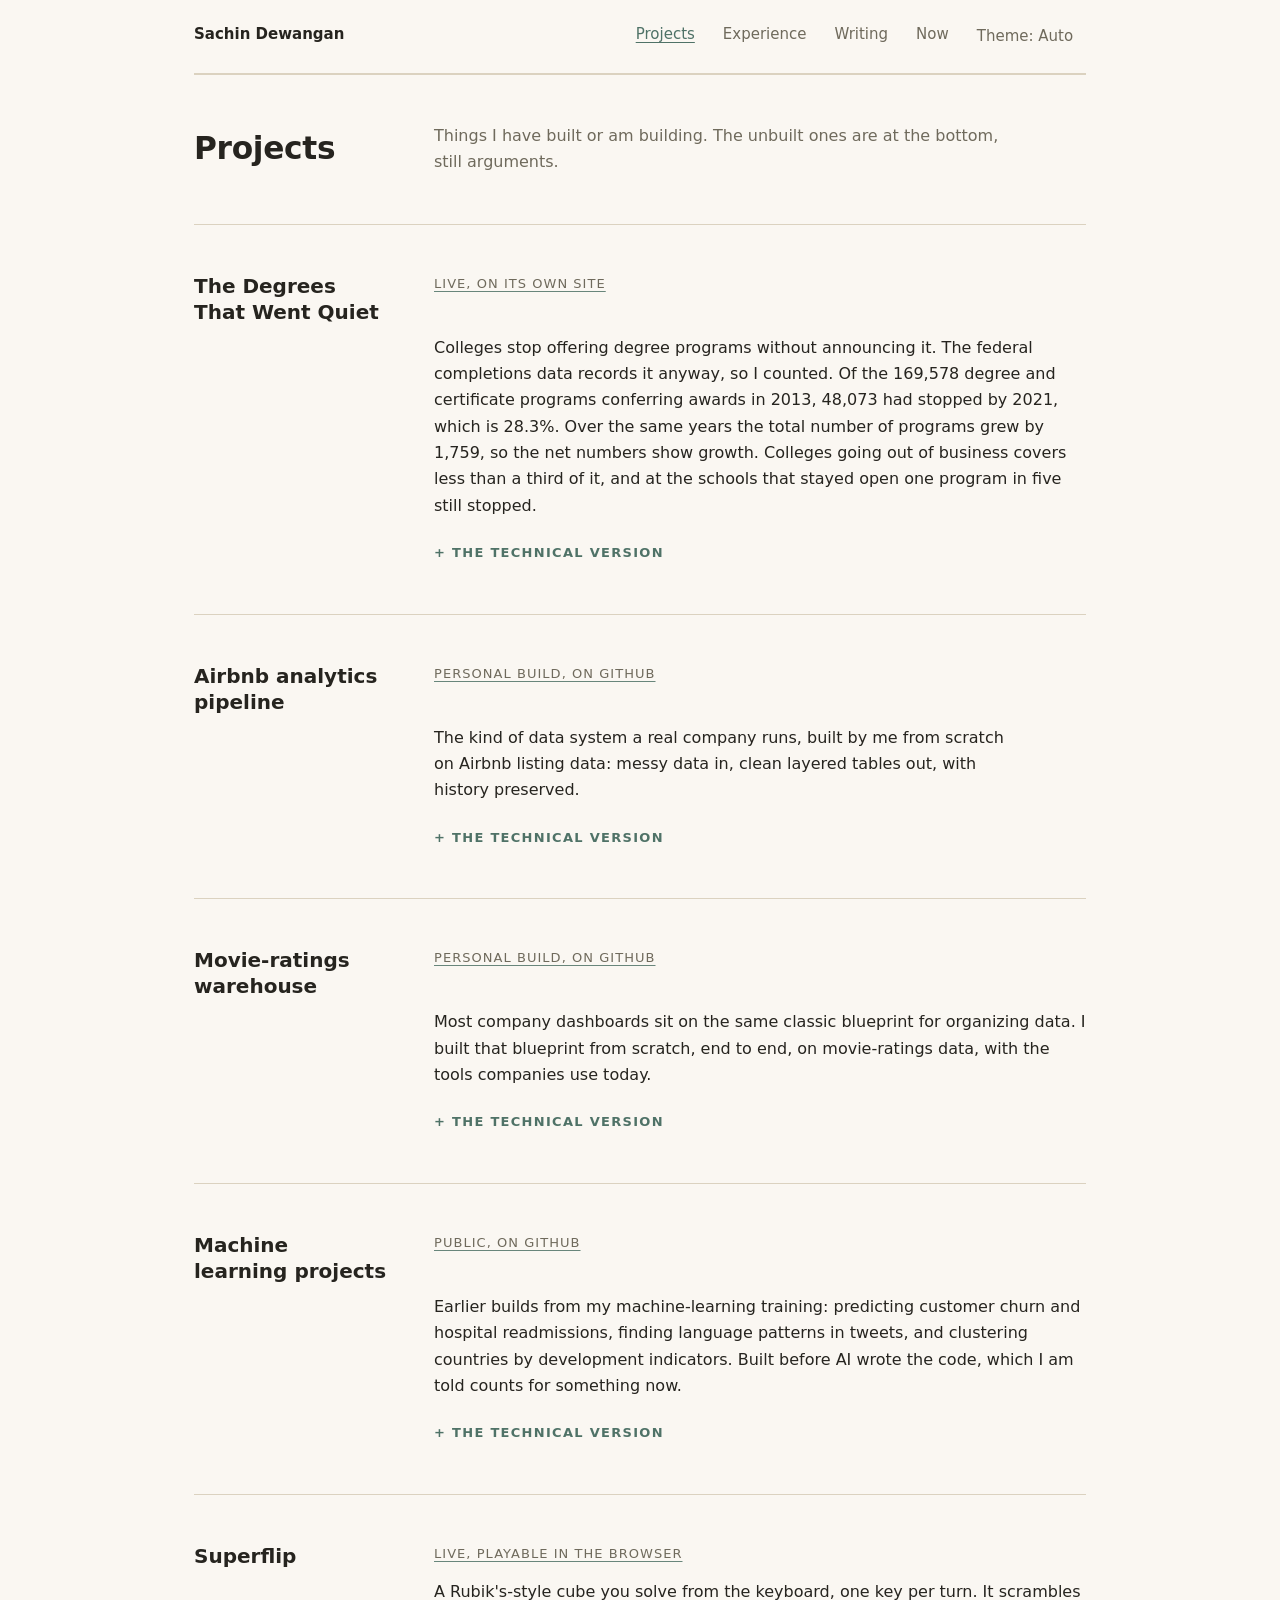
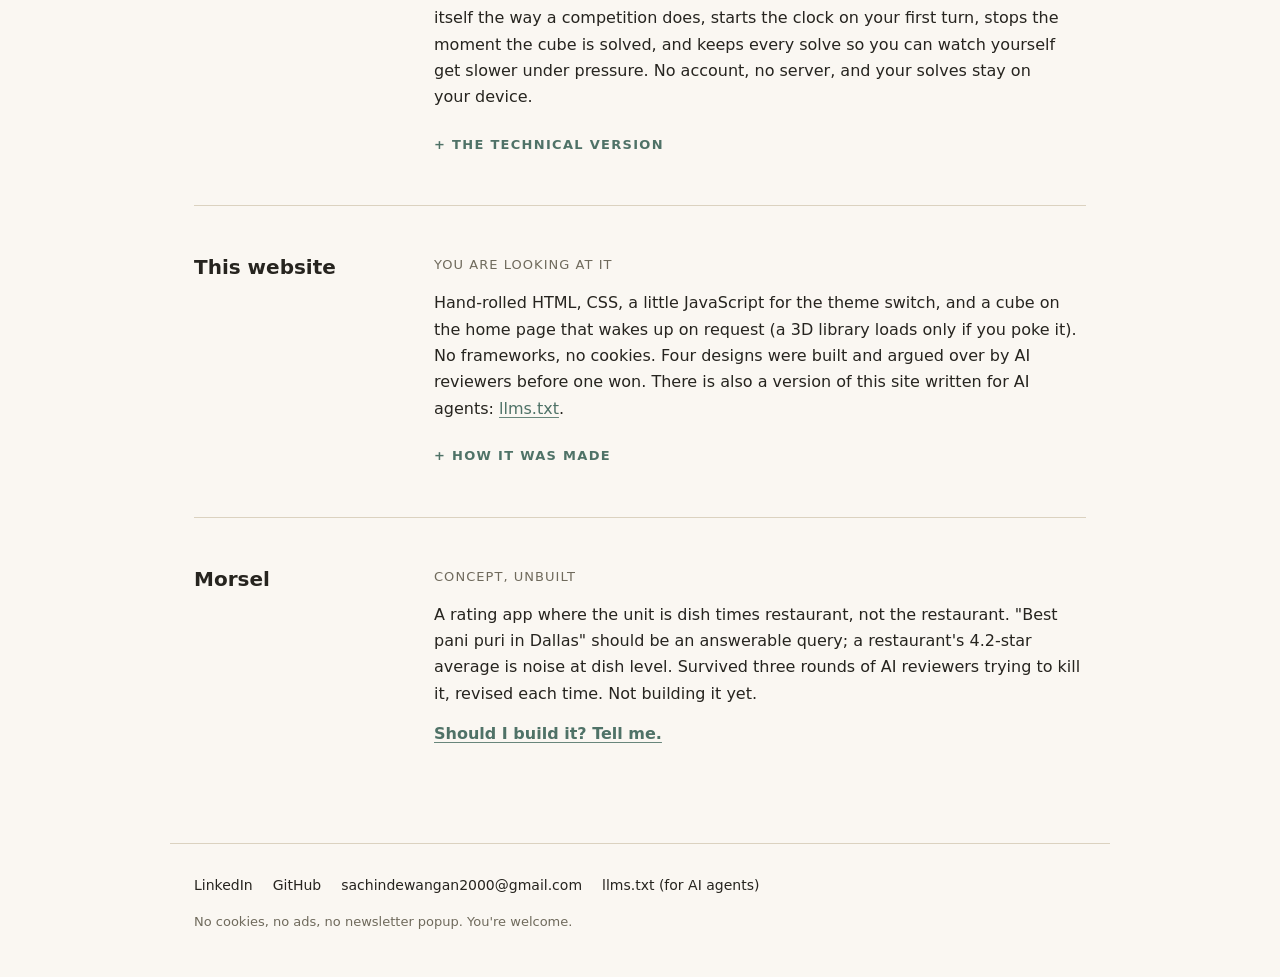
<file: projects.html>
<!DOCTYPE html>
<html lang="en">
<head>
  <meta charset="UTF-8">
  <meta name="viewport" content="width=device-width, initial-scale=1.0">
  <meta name="color-scheme" content="light dark">
  <title>Projects · Sachin Dewangan</title>
  <meta name="description" content="Things Sachin Dewangan has built: The Degrees That Went Quiet, a count of college programs that stopped, analytics warehouses, Superflip, and this website.">
  <meta property="og:title" content="Projects · Sachin Dewangan">
  <meta property="og:description" content="The Degrees That Went Quiet, a count of college programs that stopped conferring, analytics warehouses, Superflip, and this website.">
  <meta property="og:type" content="website">
  <meta property="og:url" content="https://sachindew27.github.io/projects.html">
  <link rel="canonical" href="https://sachindew27.github.io/projects.html">
  <meta name="twitter:card" content="summary">
  <script>
  (function () {
    try {
      var t = localStorage.getItem('theme');
      if (t === 'light' || t === 'dark') document.documentElement.setAttribute('data-theme', t);
    } catch (e) {}
  })();
  </script>
  <link rel="stylesheet" href="styles/reset.css">
  <link rel="stylesheet" href="styles/variants/swisoft.css">
</head>
<body>

  <a class="skip-link" href="#main">Skip to content</a>

  <header class="site-header">
    <nav class="site-nav" aria-label="main">
      <a class="nav-home" href="index.html">Sachin Dewangan</a>
      <a href="projects.html" aria-current="page">Projects</a>
      <a href="experience.html">Experience</a>
      <a href="writing.html">Writing</a>
      <a href="now.html">Now</a>
      <button class="theme-toggle" type="button" hidden>Theme:&nbsp;<span class="theme-word">Auto</span></button>
    </nav>
    <span class="visually-hidden" role="status" id="theme-status"></span>
  </header>

  <script>
  (function () {
    var doc = document.documentElement;
    var btn = document.querySelector('.theme-toggle');
    if (!btn) return;
    var word = btn.querySelector('.theme-word');
    var status = document.getElementById('theme-status');
    function current() {
      var t = doc.getAttribute('data-theme');
      return t === 'light' || t === 'dark' ? t : null;
    }
    function paint(t) {
      word.textContent = t === 'dark' ? 'Dark' : t === 'light' ? 'Light' : 'Auto';
    }
    function apply(t) {
      if (t) { doc.setAttribute('data-theme', t); } else { doc.removeAttribute('data-theme'); }
      try { t ? localStorage.setItem('theme', t) : localStorage.removeItem('theme'); } catch (e) {}
      paint(t);
      if (status) status.textContent = 'Theme: ' + (t || 'auto, follows your device');
    }
    paint(current());
    btn.hidden = false;
    btn.addEventListener('click', function () {
      var t = current();
      var dark = matchMedia('(prefers-color-scheme: dark)').matches;
      var opp = dark ? 'light' : 'dark';
      var same = dark ? 'dark' : 'light';
      apply(t === null ? opp : t === opp ? same : null);
    });
  })();
  </script>

  <main id="main" class="page page-projects">

    <section class="projects-head">
      <h1>Projects</h1>
      <p class="projects-intro">Things I have built or am building. The unbuilt ones are
        at the bottom, still arguments.</p>
    </section>

    <article class="card">
      <h2>The Degrees That Went Quiet</h2>
      <p class="card-status"><a href="https://sachindew27.github.io/degrees-that-went-quiet/" target="_blank" rel="noopener noreferrer">live, on its own site</a></p>
      <div class="front">
        <p>Colleges stop offering degree programs without announcing it. The federal
          completions data records it anyway, so I counted. Of the 169,578 degree and
          certificate programs conferring awards in 2013, 48,073 had stopped by 2021,
          which is 28.3%. Over the same years the total number of programs grew by
          1,759, so the net numbers show growth. Colleges going out of business covers
          less than a third of it, and at the schools that stayed open one program in
          five still stopped.</p>
      </div>
      <details class="depth">
        <summary>The technical version</summary>
        <p>Stopped means stopped conferring. A program awarded at least one degree or
          certificate in 2013 and then reported zero awards in 2021, 2022 and 2023:
          three silent years, not one. That is observed award activity, not registrar
          paperwork, and a program can sit in a catalog for years after its last
          graduate.</p>
        <p>Of the 48,073, some 14,824 were at institutions that stopped filing with the
          Department of Education altogether, through closure, lost aid eligibility, or
          a merger into another reporting ID. The other 33,249 stopped at schools still
          reporting at the end of the window. Restrict both sides of the fraction to
          those schools and it is 33,249 of 154,754, or 21.5%. The 95% confidence
          interval on the headline is 28.1% to 28.6%.</p>
        <p>The standing objection is that a missing year can mean a registrar reported
          nothing, not that a program ended. That is measurable: apply the rule at a
          decision year in the past, using only what was known then, and check what
          actually happened next. About 4.6% of the stopped programs are expected to
          confer again, which moves the headline from 28.3% to 27.0%. The finding
          shrinks. It does not go away.</p>
        <p>Source is IPEDS Completions, 2013 to 2023, revised files only: a provisional
          year is incomplete by construction, and every program missing from one would
          read as a stop. Every number is recomputable, the derived data ships with the
          page as plain JSON, and the code is public and MIT licensed:
          <a href="https://github.com/sachindew27/degrees-that-went-quiet" target="_blank" rel="noopener noreferrer">the repo</a>.</p>
      </details>
    </article>

    <article class="card">
      <h2>Airbnb analytics pipeline</h2>
      <p class="card-status"><a href="https://github.com/sachindew27/airbnb-dbt-snowflake" target="_blank" rel="noopener noreferrer">personal build, on GitHub</a></p>
      <div class="front">
        <p>The kind of data system a real company runs, built by me from scratch on
          Airbnb listing data: messy data in, clean layered tables out, with history
          preserved.</p>
      </div>
      <details class="depth">
        <summary>The technical version</summary>
        <p>dbt + Snowflake. Medallion architecture from bronze to gold, incremental
          models at every layer, slowly changing dimension snapshots, and custom Jinja
          macros.</p>
      </details>
    </article>

    <article class="card">
      <h2>Movie-ratings warehouse</h2>
      <p class="card-status"><a href="https://github.com/sachindew27/movielens-dbt-snowflake" target="_blank" rel="noopener noreferrer">personal build, on GitHub</a></p>
      <div class="front">
        <p>Most company dashboards sit on the same classic blueprint for organizing
          data. I built that blueprint from scratch, end to end, on movie-ratings data,
          with the tools companies use today.</p>
      </div>
      <details class="depth">
        <summary>The technical version</summary>
        <p>MovieLens data as a Kimball star schema in dbt + Snowflake: dimensions,
          facts, marts, SCD2 snapshots, documentation.</p>
      </details>
    </article>

    <article class="card">
      <h2>Machine learning projects</h2>
      <p class="card-status"><a href="https://github.com/sachindew27" target="_blank" rel="noopener noreferrer">public, on GitHub</a></p>
      <div class="front">
        <p>Earlier builds from my machine-learning training: predicting customer churn
          and hospital readmissions, finding language patterns in tweets, and clustering
          countries by development indicators. Built before AI wrote the code, which I am
          told counts for something now.</p>
      </div>
      <details class="depth">
        <summary>The technical version</summary>
        <p>Python, pandas, scikit-learn. Classification with threshold tuning and
          documented precision-recall trade-offs
          (<a href="https://github.com/sachindew27/telecom-churn-prediction" target="_blank" rel="noopener noreferrer">churn</a>,
          <a href="https://github.com/sachindew27/diabetes-readmission-prediction" target="_blank" rel="noopener noreferrer">readmission</a>),
          NLP text analysis
          (<a href="https://github.com/sachindew27/tweet-nlp-analysis" target="_blank" rel="noopener noreferrer">tweets</a>),
          and unsupervised clustering
          (<a href="https://github.com/sachindew27/world-indicators-clustering" target="_blank" rel="noopener noreferrer">world indicators</a>).</p>
      </details>
    </article>

    <article class="card">
      <h2>Superflip</h2>
      <p class="card-status"><a href="https://sachindew27.github.io/superflip/" target="_blank" rel="noopener noreferrer">live, playable in the browser</a></p>
      <div class="front">
        <p>A Rubik's-style cube you solve from the keyboard, one key per turn. It
          scrambles itself the way a competition does, starts the clock on your first
          turn, stops the moment the cube is solved, and keeps every solve so you can
          watch yourself get slower under pressure. No account, no server, and your
          solves stay on your device.</p>
      </div>
      <details class="depth">
        <summary>The technical version</summary>
        <p>Vanilla ES modules, no build step, three.js vendored. Cube state is integer
          permutation math with no DOM in reach; the renderer runs behind the model and
          collapses queued turns under load, so input latency does not depend on the
          frame budget and the renderer cannot corrupt a solve. Solved-detection is
          exact up to whole-cube rotation, so the clock stops on the turn that finishes
          the solve rather than the turn that happens to match a canonical layout.</p>
        <p>Scrambles are WCA random-state, the competition standard, from cubing.js,
          with a local fallback that labels itself when the module does not arrive.
          Averages follow the WCA trimmed rule with DNF semantics carried through Ao5,
          Ao12 and best-average records. Two keyboard presets, every action rebindable
          and persisted, JSON export and import, and every solve kept as a full move log
          in standard notation with per-move timestamps. 162 assertions cover the move
          algebra, the averages, and the real modules in a real browser.</p>
        <p>The source is public and MIT licensed:
          <a href="https://github.com/sachindew27/superflip" target="_blank" rel="noopener noreferrer">the repo</a>.</p>
      </details>
    </article>

    <article class="card">
      <h2>This website</h2>
      <p class="card-status">you are looking at it</p>
      <div class="front">
        <p>Hand-rolled HTML, CSS, a little JavaScript for the theme switch, and a cube
          on the home page that wakes up on request (a 3D library loads only if you
          poke it). No frameworks, no cookies. Four designs were built and argued over by
          AI reviewers before one won. There is also a version of this site written
          for AI agents:
          <a href="llms.txt" target="_blank" rel="noopener noreferrer">llms.txt</a>.</p>
      </div>
      <details class="depth">
        <summary>How it was made</summary>
        <p>Designed by me, code written with Claude as the pair; every line read before
          it shipped. One shared HTML structure, competing stylesheets, adversarial
          review rounds on every word of copy, and an automated check that blocks
          anything that should not be public. The motion went through the same
          reviewers; most of it did not survive.</p>
        <p>The source is public, in case any of that sounds like a claim:
          <a href="https://github.com/sachindew27/sachindew27.github.io" target="_blank" rel="noopener noreferrer">the repo</a>.</p>
      </details>
    </article>

    <article class="card">
      <h2>Morsel</h2>
      <p class="card-status">concept, unbuilt</p>
      <div class="front">
        <p>A rating app where the unit is dish times restaurant, not the restaurant.
          "Best pani puri in Dallas" should be an answerable query; a restaurant's
          4.2-star average is noise at dish level. Survived three rounds of AI reviewers
          trying to kill it, revised each time. Not building it yet.</p>
        <p class="cta"><a href="mailto:sachindewangan2000@gmail.com?subject=Morsel:%20build%20it%20or%20not">Should I build it? Tell me.</a></p>
      </div>
    </article>

  </main>

  <footer class="site-footer">
    <p class="links">
      <a href="https://linkedin.com/in/sachindewangan" target="_blank" rel="noopener noreferrer">LinkedIn</a>
      <a href="https://github.com/sachindew27" target="_blank" rel="noopener noreferrer">GitHub</a>
      <a href="mailto:sachindewangan2000@gmail.com">sachindewangan2000@gmail.com</a>
      <a href="llms.txt" target="_blank" rel="noopener noreferrer">llms.txt (for AI agents)</a>
    </p>
    <p class="quip">No cookies, no ads, no newsletter popup. You're welcome.</p>
  </footer>

  <script defer src='https://static.cloudflareinsights.com/beacon.min.js' data-cf-beacon='{"token": "39bd2064e6d049cc953d9f4d8ce1fdd3"}'></script>
</body>
</html>
</file>
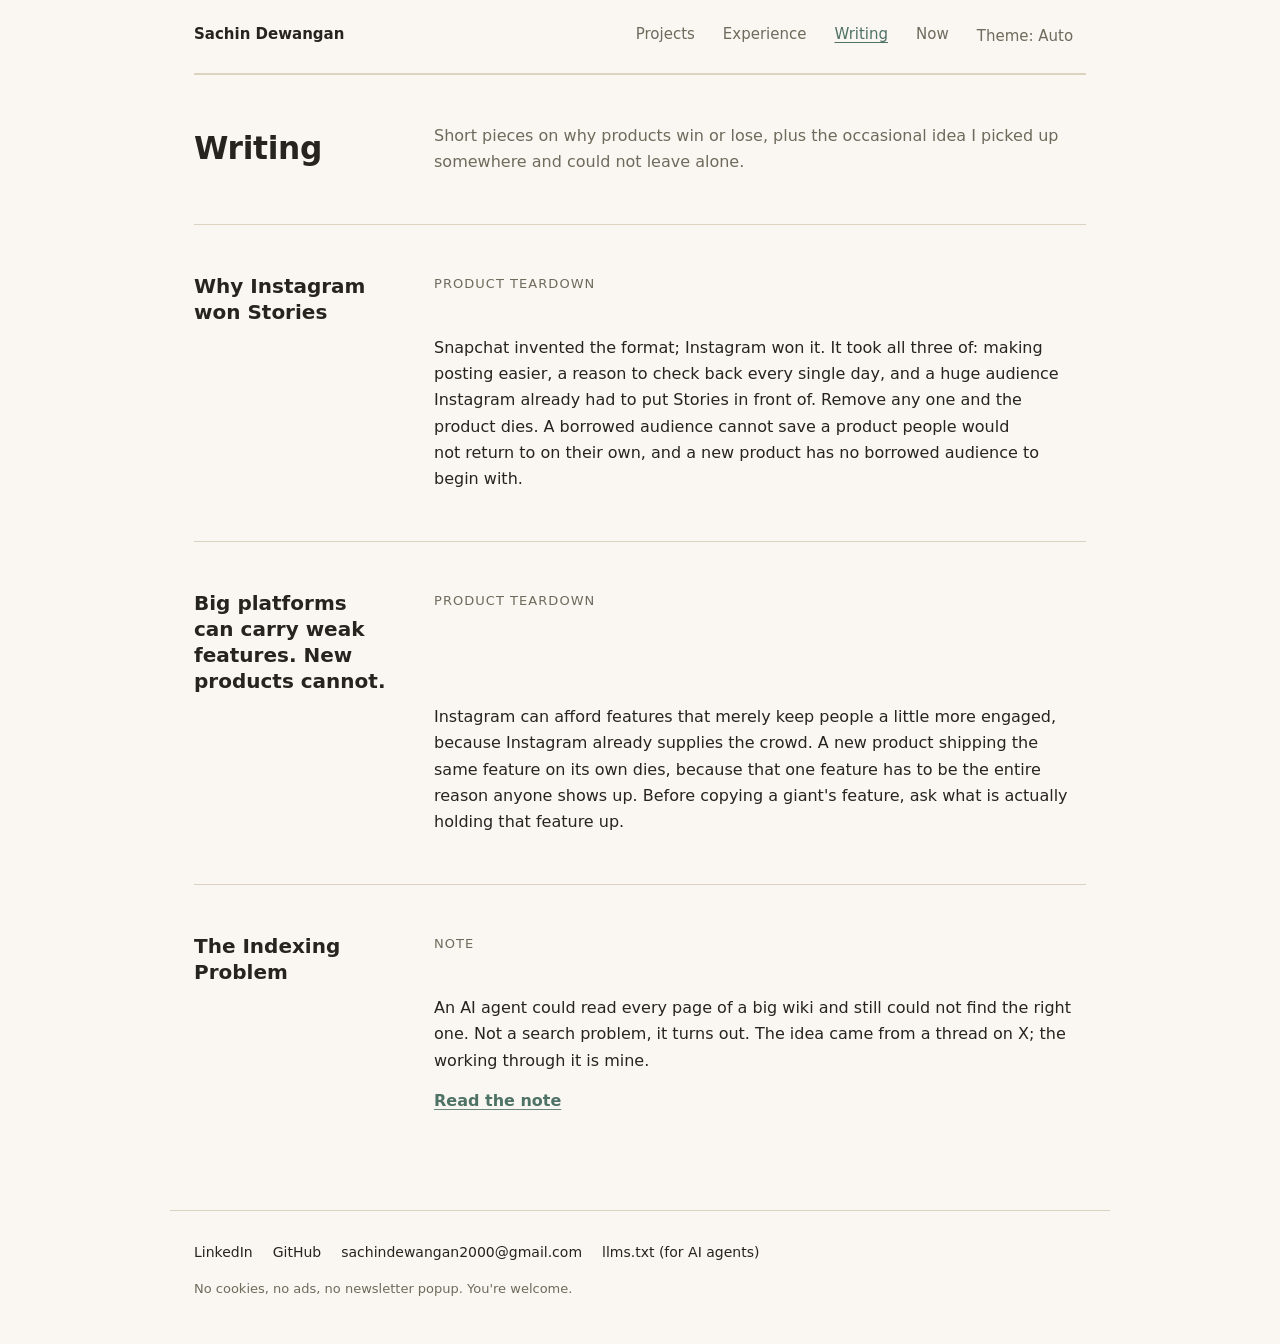
<file: writing.html>
<!DOCTYPE html>
<html lang="en">
<head>
  <meta charset="UTF-8">
  <meta name="viewport" content="width=device-width, initial-scale=1.0">
  <meta name="color-scheme" content="light dark">
  <title>Writing · Sachin Dewangan</title>
  <meta name="description" content="Short pieces by Sachin Dewangan on why products win or lose, plus the occasional idea he picked up and could not leave alone.">
  <meta property="og:title" content="Writing · Sachin Dewangan">
  <meta property="og:description" content="Short pieces on why products win or lose, plus the occasional idea I picked up and could not leave alone.">
  <meta property="og:type" content="website">
  <meta property="og:url" content="https://sachindew27.github.io/writing.html">
  <link rel="canonical" href="https://sachindew27.github.io/writing.html">
  <meta name="twitter:card" content="summary">
  <script>
  (function () {
    try {
      var t = localStorage.getItem('theme');
      if (t === 'light' || t === 'dark') document.documentElement.setAttribute('data-theme', t);
    } catch (e) {}
  })();
  </script>
  <link rel="stylesheet" href="styles/reset.css">
  <link rel="stylesheet" href="styles/variants/swisoft.css">
</head>
<body>

  <a class="skip-link" href="#main">Skip to content</a>

  <header class="site-header">
    <nav class="site-nav" aria-label="main">
      <a class="nav-home" href="index.html">Sachin Dewangan</a>
      <a href="projects.html">Projects</a>
      <a href="experience.html">Experience</a>
      <a href="writing.html" aria-current="page">Writing</a>
      <a href="now.html">Now</a>
      <button class="theme-toggle" type="button" hidden>Theme:&nbsp;<span class="theme-word">Auto</span></button>
    </nav>
    <span class="visually-hidden" role="status" id="theme-status"></span>
  </header>

  <script>
  (function () {
    var doc = document.documentElement;
    var btn = document.querySelector('.theme-toggle');
    if (!btn) return;
    var word = btn.querySelector('.theme-word');
    var status = document.getElementById('theme-status');
    function current() {
      var t = doc.getAttribute('data-theme');
      return t === 'light' || t === 'dark' ? t : null;
    }
    function paint(t) {
      word.textContent = t === 'dark' ? 'Dark' : t === 'light' ? 'Light' : 'Auto';
    }
    function apply(t) {
      if (t) { doc.setAttribute('data-theme', t); } else { doc.removeAttribute('data-theme'); }
      try { t ? localStorage.setItem('theme', t) : localStorage.removeItem('theme'); } catch (e) {}
      paint(t);
      if (status) status.textContent = 'Theme: ' + (t || 'auto, follows your device');
    }
    paint(current());
    btn.hidden = false;
    btn.addEventListener('click', function () {
      var t = current();
      var dark = matchMedia('(prefers-color-scheme: dark)').matches;
      var opp = dark ? 'light' : 'dark';
      var same = dark ? 'dark' : 'light';
      apply(t === null ? opp : t === opp ? same : null);
    });
  })();
  </script>

  <main id="main" class="page page-projects">

    <section class="projects-head">
      <h1>Writing</h1>
      <p class="projects-intro">Short pieces on why products win or lose, plus the
        occasional idea I picked up somewhere and could not leave alone.</p>
    </section>

    <article class="card" id="stories">
      <h2>Why Instagram won Stories</h2>
      <p class="card-status">product teardown</p>
      <div class="front">
        <p>Snapchat invented the format; Instagram won it. It took all three of: making
          posting easier, a reason to check back every single day, and a huge audience
          Instagram already had to put Stories in front of. Remove any one and the
          product dies. A borrowed audience cannot save a product people would not
          return to on their own, and a new product has no borrowed audience to begin
          with.</p>
      </div>
    </article>

    <article class="card" id="platform-gravity">
      <h2>Big platforms can carry weak features. New products cannot.</h2>
      <p class="card-status">product teardown</p>
      <div class="front">
        <p>Instagram can afford features that merely keep people a little more engaged,
          because Instagram already supplies the crowd. A new product shipping the same
          feature on its own dies, because that one feature has to be the entire reason
          anyone shows up. Before copying a giant's feature, ask what is actually
          holding that feature up.</p>
      </div>
    </article>

    <article class="card" id="indexing-problem">
      <h2>The Indexing Problem</h2>
      <p class="card-status">note</p>
      <div class="front">
        <p>An AI agent could read every page of a big wiki and still could not find
          the right one. Not a search problem, it turns out. The idea came from a
          thread on X; the working through it is mine.</p>
        <p class="cta"><a href="indexing-problem.html">Read the note</a></p>
      </div>
    </article>

  </main>

  <footer class="site-footer">
    <p class="links">
      <a href="https://linkedin.com/in/sachindewangan" target="_blank" rel="noopener noreferrer">LinkedIn</a>
      <a href="https://github.com/sachindew27" target="_blank" rel="noopener noreferrer">GitHub</a>
      <a href="mailto:sachindewangan2000@gmail.com">sachindewangan2000@gmail.com</a>
      <a href="llms.txt" target="_blank" rel="noopener noreferrer">llms.txt (for AI agents)</a>
    </p>
    <p class="quip">No cookies, no ads, no newsletter popup. You're welcome.</p>
  </footer>

  <script defer src='https://static.cloudflareinsights.com/beacon.min.js' data-cf-beacon='{"token": "39bd2064e6d049cc953d9f4d8ce1fdd3"}'></script>
</body>
</html>
</file>
<file: styles/variants/swisoft.css>
:root {
  color-scheme: light dark;
  --paper: #faf7f2;  --ink: #26241f;  --ink-soft: #6f6a5c;  --accent: #4f7267;  --hairline: #dbd2c0;  --panel: #f2ecdf;  --underline: #4f7267D9;
  --step--1: 0.8125rem;  --step-0s: 0.9375rem;  --step-0: 1rem;  --step-1: 1.25rem;  --step-3: 1.953rem;
  --gutter: 24px;
  --rail: 200px;
  --rail-gap: 40px;
  --section-pad: 48px;  --hero-pad: 96px 72px;  --panel-pull: 18px;
  --ease-out: cubic-bezier(0.25, 0.46, 0.45, 0.94);

  --font: "Avenir Next", Avenir, "Helvetica Neue", Seravek, system-ui, sans-serif;
}

@media (prefers-color-scheme: dark) {
  :root:not([data-theme="light"]) {
    --paper: #1C1917;    --ink: #ECE6DA;    --ink-soft: #C9C2B2;    --accent: #7FA294;    --hairline: #332E27;    --panel: #26221C;    --underline: #7FA294D9;  }
}

:root[data-theme="dark"] {
  color-scheme: dark;
  --paper: #1C1917;
  --ink: #ECE6DA;
  --ink-soft: #C9C2B2;
  --accent: #7FA294;
  --hairline: #332E27;
  --panel: #26221C;
  --underline: #7FA294D9;
}
:root[data-theme="light"] { color-scheme: light; }

body {
  font-family: var(--font);
  font-size: var(--step-0);
  line-height: 1.65;
  color: var(--ink);
  background: var(--paper);
}

.page, .site-header, .site-footer {
  max-width: 940px;
  margin-inline: auto;
  padding-inline: var(--gutter);
}

.page p { max-width: 65ch; text-wrap: pretty; }
.page p + p { margin-top: 0.85em; }
h1, h2, .hero-tagline { text-wrap: balance; }

.page a {
  color: var(--accent);
  text-decoration: none;
  transition: color 150ms var(--ease-out), text-decoration-color 150ms var(--ease-out);
}
.page a:hover { text-decoration: underline; text-underline-offset: 3px; }
.page p a {
  text-decoration: underline;
  text-decoration-color: var(--underline);
  text-underline-offset: 3px;
}
.page p a:hover,
.page p a:focus-visible { text-decoration-color: var(--accent); }

:focus-visible { outline: 2px solid var(--accent); outline-offset: 3px; }

.visually-hidden,
.skip-link {
  position: absolute;
  width: 1px;
  height: 1px;
  overflow: hidden;
  clip-path: inset(50%);
  white-space: nowrap;
}
.skip-link:focus {
  width: auto;
  height: auto;
  clip-path: none;
  white-space: normal;
  top: 8px;
  left: var(--gutter);
  z-index: 10;
  background: var(--ink);
  color: var(--paper);
  padding: 8px 14px;
  border-radius: 8px;
  font-weight: 600;
  text-decoration: none;
}

.site-nav {
  display: flex;
  flex-wrap: wrap;
  gap: 28px;
  padding-block: 22px;
  border-bottom: 1px solid var(--hairline);
  font-size: var(--step-0s);
  font-weight: 500;
}
.site-nav a {
  color: var(--ink-soft);
  text-decoration: none;
  transition: color 150ms var(--ease-out);
}
.site-nav a:hover, .site-nav a[aria-current="page"] { color: var(--accent); }
.site-nav a[aria-current="page"] {
  text-decoration: underline;
  text-underline-offset: 3px;
}
.site-nav .nav-home { color: var(--ink); font-weight: 700; margin-right: auto; }

.theme-toggle {
  background: none;
  border: 0;
  padding: 2px 0;
  color: var(--ink-soft);
  font-size: var(--step-0s);
  font-weight: 500;
  cursor: pointer;
  transition: color 150ms var(--ease-out);}
.theme-toggle:hover { color: var(--accent); }
.theme-toggle .theme-word {
  display: inline-block;
  min-inline-size: 5ch;  text-align: left;
}

.hero { padding-block: var(--hero-pad); }
.hero-name {
  font-size: min(clamp(2.1rem, 7vw, 5rem), calc((100vw - 48px) / 8.6));
  font-weight: 700;
  line-height: 1.04;
  letter-spacing: -0.025em;
  white-space: nowrap;
}
.hero-tagline {
  margin-top: 24px;
  font-size: var(--step-1);
  max-width: 36ch;
  line-height: 1.45;
  color: var(--ink-soft);
}

.page-home section:not(.hero), .page-now section:not(.projects-head),
.card, .projects-head {
  border-top: 1px solid var(--hairline);
  padding-block: var(--section-pad);
}
@media (min-width: 640px) {
  .page-home section:not(.hero), .page-now section:not(.projects-head),
  .card, .projects-head {
    display: grid;
    grid-template-columns: var(--rail) 1fr;
    column-gap: var(--rail-gap);
    align-items: start;  }
  .page-home section:not(.hero) > *:not(h2),
  .page-now section:not(.projects-head) > *:not(h2),
  .card > *:not(h2),
  .projects-head > *:not(h1):not(h2) { grid-column: 2; }
}

.page-home section h2, .page-now section h2 {
  font-size: var(--step--1);
  text-transform: uppercase;
  letter-spacing: 0.12em;
  font-weight: 700;
  color: var(--accent);
  padding-top: 4px;
}

.teaser p a { font-weight: 600; white-space: nowrap; }
.writing-list { list-style: none; padding: 0; margin-top: 14px; }
.writing-list li { margin: 8px 0; font-size: var(--step-1); font-weight: 600; }
.writing-intro { color: var(--ink-soft); }

@media (min-width: 640px) {
  .page-experience .card > h2 { grid-column: 2; grid-row: 1; }
  .page-experience .card > .card-status { grid-column: 1; grid-row: 1; padding-top: 6px; }
}
.page-experience .card { padding-block: 40px; }
.page-experience .card h2 { line-height: 1.35; margin-bottom: 10px; }
.page-experience .card-status { line-height: 1.5; margin-bottom: 0; }

.projects-head h1,
.projects-head h2 {
  font-size: var(--step-3);
  font-weight: 700;
  letter-spacing: -0.01em;
}
.projects-intro { color: var(--ink-soft); }
.card h2 { font-size: var(--step-1); font-weight: 700; line-height: 1.3; margin-bottom: 10px; }
.card-status {
  color: var(--ink-soft);
  font-size: var(--step--1);
  text-transform: uppercase;
  letter-spacing: 0.08em;
  margin-bottom: 12px;
  font-variant-numeric: tabular-nums;}
.card-status a {
  color: var(--ink-soft);
  text-decoration: underline;
  text-decoration-color: currentColor;
  text-underline-offset: 3px;
  transition: color 150ms var(--ease-out);
}
.card-status a:hover { color: var(--accent); }
.cta { font-weight: 600; }

.piece-back {
  margin-block: 20px 4px;
  font-size: var(--step--1);
  text-transform: uppercase;
  letter-spacing: 0.1em;
  font-weight: 700;
}
.standfirst {
  color: var(--ink-soft);
  font-size: var(--step-1);
  line-height: 1.45;
  max-width: 46ch;
}
.piece-note {
  margin-top: 28px;
  color: var(--ink-soft);
  font-size: var(--step--1);
}
.piece-end { margin-top: 16px; }

details.depth { margin-top: 20px; }
details.depth summary {
  display: inline-block;
  font-size: var(--step--1);
  font-weight: 700;
  text-transform: uppercase;
  letter-spacing: 0.1em;
  color: var(--accent);
  list-style: none;
  padding-block: 2px;}
details.depth summary::before { content: "+ "; }
details.depth[open] summary::before { content: "\2212 "; }
details.depth[open] {
  background: var(--panel);
  border-radius: 12px;
  padding: 14px var(--panel-pull) 16px;
  margin-top: 6px;
  margin-inline: calc(-1 * var(--panel-pull));
}
details.depth[open] summary { margin-bottom: 10px; }
.stack { color: var(--ink-soft); font-size: var(--step-0s); }

details.depth::details-content {
  opacity: 0;
  transition: opacity 200ms var(--ease-out),
              content-visibility 200ms var(--ease-out) allow-discrete;
}
details.depth[open]::details-content {
  opacity: 1;
  transition: opacity 250ms var(--ease-out),
              content-visibility 250ms var(--ease-out) allow-discrete;
}

.cube-slot {
  position: relative;
  max-width: 300px;
  aspect-ratio: 1 / 1;
  margin-top: 20px;
  touch-action: pan-y;
}
.cube-slot.is-big { max-width: min(80vw, 560px); }
.cube-slot svg, .cube-slot canvas, .cube-slot img { display: block; width: 100%; height: 100%; }
.cube-slot:focus-visible {
  outline: 2px solid var(--accent);
  outline-offset: 4px;
  border-radius: 12px;
}
@media (prefers-reduced-motion: no-preference) {
  .cube-slot { transition: max-width 340ms var(--ease-out); }
}

.cube-toggle {
  margin-top: 14px;
  font-size: var(--step--1);
  font-weight: 700;
  text-transform: uppercase;
  letter-spacing: 0.08em;
  color: var(--accent);
  background: none;
  border: 1px solid var(--hairline);
  border-radius: 8px;
  padding: 6px 12px;
  cursor: pointer;
  transition: border-color 150ms var(--ease-out);
}
.cube-toggle:hover { border-color: var(--accent); }
.cube-toggle:disabled {
  color: var(--ink-soft);
  border-color: var(--hairline);
  cursor: default;
  text-transform: none;
  letter-spacing: normal;
}

.cube-keys { margin-top: 12px; }
.cube-keys-row { display: flex; flex-wrap: wrap; gap: 8px; }
.cube-key {
  display: inline-flex;
  align-items: baseline;
  gap: 6px;
  font-size: var(--step--1);
  color: var(--ink-soft);
  background: none;
  border: 1px solid var(--hairline);
  border-radius: 8px;
  padding: 4px 10px;
  cursor: pointer;
  transition: border-color 150ms var(--ease-out), color 150ms var(--ease-out),
              background-color 150ms var(--ease-out);
}
.cube-key:hover { border-color: var(--accent); color: var(--accent); }
.cube-key kbd {
  font-family: inherit;
  font-weight: 700;
  text-transform: uppercase;
  color: var(--ink);
}
.cube-key.is-listening,
.cube-key.is-listening kbd { color: var(--accent); }
.cube-key.is-listening { border-color: var(--accent); }
.cube-key.is-clash { border-color: var(--accent); background: var(--panel); }
.cube-keys-note {
  margin-top: 10px;
  font-size: var(--step--1);
  color: var(--ink-soft);
}
.cube-keys-reset {
  background: none;
  border: 0;
  padding: 2px 0;
  font-size: var(--step--1);
  font-weight: 700;
  text-transform: uppercase;
  letter-spacing: 0.08em;
  color: var(--accent);
  cursor: pointer;
}

.photo-grid {
  display: grid;
  grid-template-columns: 1fr 1fr;
  gap: 14px;
  align-items: start;
}
.photo-grid .photo-wide { grid-column: 1 / -1; }
.photo-grid img { width: 100%; height: auto; border-radius: 12px; }
.photo-grid figcaption {
  margin-top: 6px;
  font-size: var(--step--1);
  color: var(--ink-soft);
}

.site-footer {
  border-top: 1px solid var(--hairline);
  margin-top: 48px;
  padding-block: 28px 44px;
  font-size: 0.875rem;
}
.site-footer .links { display: flex; flex-wrap: wrap; gap: 20px; }
.site-footer a {
  color: var(--ink);
  text-decoration: none;
  padding-block: 2px;  transition: color 150ms var(--ease-out);
}
.site-footer a:hover { color: var(--accent); }
.site-footer .quip { color: var(--ink-soft); margin-top: 12px; font-size: var(--step--1); }

@view-transition {
  navigation: auto;
}

@media (prefers-reduced-motion: no-preference) {

  .site-header { view-transition-name: site-header; }

  details.depth summary { transition: transform 150ms var(--ease-out); }
  details.depth summary:hover { transform: translateX(2px); }

  .theme-toggle { transition: color 150ms var(--ease-out), transform 100ms ease-out; }
  .theme-toggle:active { transform: scale(0.97); }
}

@media (max-width: 639px) {
  :root {
    --section-pad: 32px;
    --hero-pad: 64px 48px;
  }
  .page-home section h2, .page-now section h2 { margin-bottom: 12px; }
  .site-nav { gap: 18px; }
  .site-nav .nav-home { flex-basis: 100%; margin-right: 0; }
  .photo-grid { grid-template-columns: 1fr; }
}
</file>
